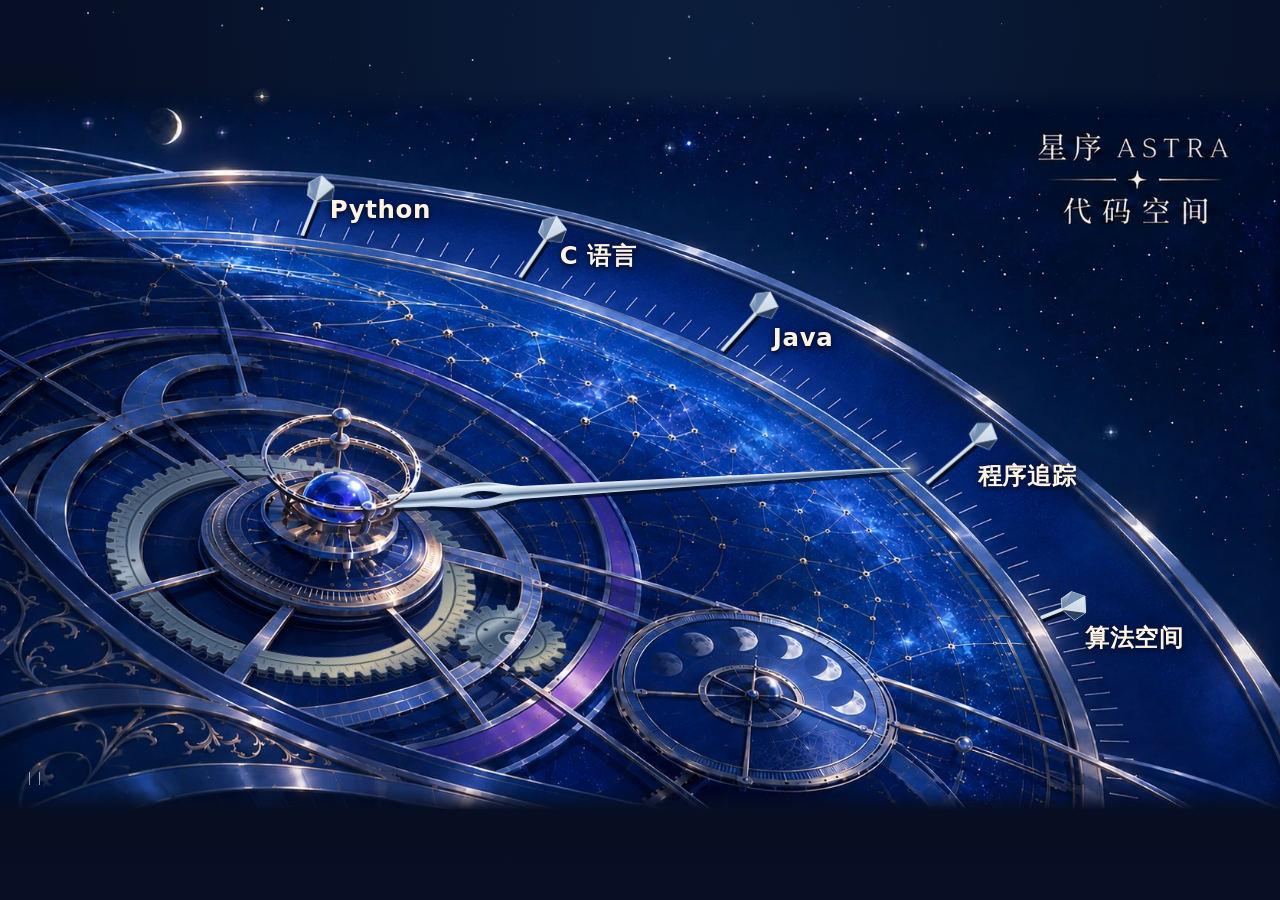
<file: index.html>
<!doctype html>
<html lang="zh-CN">
<head>
  <meta charset="utf-8">
  <meta name="viewport" content="width=device-width, initial-scale=1">
  <meta name="theme-color" content="#050d21">
  <title>星序 Astra · 代码空间</title>
  <link rel="icon" href="data:image/svg+xml,%3Csvg xmlns='http://www.w3.org/2000/svg' viewBox='0 0 32 32'%3E%3Cpath fill='%23ffe5b2' d='M16 1 19 13 31 16 19 19 16 31 13 19 1 16 13 13Z'/%3E%3C/svg%3E">
  <link rel="stylesheet" href="./clock.css">
  <script type="module" src="./clock.js"></script>
</head>
<body>
  <main class="clock" aria-labelledby="title">
    <h1 class="sr-only" id="title">星序 Astra · 代码空间</h1>
    <div class="clock-stage">
      <div class="clock-face">
        <img class="clock-art" src="./assets/clock-face.webp" width="1672" height="941" alt="" fetchpriority="high" draggable="false">
        <svg class="clock-motion" viewBox="0 0 1672 941" aria-hidden="true">
          <defs>
            <path id="blade" fill-rule="evenodd" d="M 0 -7 L .157 -9 .222 -15 Q .249 -18 .28 -13 L .315 -8 .949 -2 1 0 .949 3 .315 8 .28 12 Q .249 18 .222 15 L .158 10 0 8 Z M .209 0 Q .244 -11 .284 0 Q .244 11 .209 0 Z"/>
            <linearGradient id="blade-metal" x1="0" y1="0" x2="0" y2="1">
              <stop offset="0" stop-color="#557596"/>
              <stop offset=".17" stop-color="#effaff"/>
              <stop offset=".41" stop-color="#b5c8df"/>
              <stop offset=".54" stop-color="#536b8a"/>
              <stop offset=".70" stop-color="#d3e4f5"/>
              <stop offset="1" stop-color="#8ca4c3"/>
            </linearGradient>
            <linearGradient id="sweep-light" gradientUnits="userSpaceOnUse">
              <stop offset="0" stop-color="#9cceff" stop-opacity="0"/>
              <stop offset=".72" class="trail-color" stop-opacity=".38"/>
              <stop offset="1" class="trail-color" stop-opacity=".9"/>
            </linearGradient>
            <radialGradient id="tip-light">
              <stop offset="0" stop-color="#fff8e4"/>
              <stop offset=".23" stop-color="#ffe0aa" stop-opacity=".70"/>
              <stop offset=".55" stop-color="#9ecbff" stop-opacity=".23"/>
              <stop offset="1" stop-color="#9ecbff" stop-opacity="0"/>
            </radialGradient>
            <linearGradient id="index-metal" x1="0" y1="0" x2="1" y2="1">
              <stop stop-color="#dce9f5"/>
              <stop offset=".43" stop-color="#8da4c0"/>
              <stop offset="1" stop-color="#344d71"/>
            </linearGradient>
            <g id="index-crystal">
              <path d="M -17 -12 -5 -26 15 -19 19 -2 0 8 -13 4 Z" fill="url(#index-metal)" stroke="#d1dfed" stroke-width="1.3"/>
              <path d="M -5 -26 0 8 -17 -12 Z" fill="#7590b4"/>
              <path d="M -5 -26 15 -19 0 8 Z" fill="#e8f1fa" fill-opacity=".78"/>
              <path d="M 15 -19 19 -2 0 8 Z" fill="#2b4061"/>
              <path d="M -5 -26 0 8 15 -19" fill="none" stroke="#fff8e8" stroke-opacity=".8" stroke-width="1.1"/>
            </g>
            <mask id="hub-occlusion" maskUnits="userSpaceOnUse" x="0" y="0" width="1672" height="941">
              <rect width="1672" height="941" fill="white"/>
              <path d="M 388 509 Q 419 487 471 503 Q 502 513 515 546 Q 519 579 477 590 Q 418 606 383 572 Q 374 543 388 509Z"/>
              <path d="M 344 472 C 348 521 404 554 469 552 C 512 550 541 525 549 499 C 556 470 522 439 475 428 C 427 413 370 435 352 456" fill="none" stroke="black" stroke-width="6"/>
            </mask>
            <mask id="gear-occlusion" maskUnits="userSpaceOnUse" x="0" y="0" width="1672" height="941">
              <rect width="1672" height="941" fill="white"/>
              <path d="M 0 509 C 125 690 340 817 611 897 L 900 941 H 0 Z"/>
              <path d="M 265 575 C 270 533 332 500 398 497 C 469 492 544 532 566 580 C 591 627 579 674 540 687 C 488 704 415 694 351 675 C 297 659 251 621 265 575 Z"/>
              <path d="M 151 377 L 363 547 M 140 666 L 287 626 M 507 676 L 639 826" fill="none" stroke="black" stroke-width="12"/>
              <path d="M 369 673 L 300 775 M 561 598 L 709 645" fill="none" stroke="black" stroke-width="21"/>
              <path d="M 105 474 C 206 374 375 405 503 463 S 706 591 695 678 C 687 736 621 796 530 813" fill="none" stroke="black" stroke-width="22"/>
              <path d="M 343 469 C 350 519 402 554 468 552 C 515 550 542 524 550 499 C 556 469 519 437 475 428 C 429 414 375 433 352 455" fill="none" stroke="black" stroke-width="7"/>
            </mask>
          </defs>
          <!-- Each segment starts at the inner end of its engraved tick. -->
          <g visibility="hidden">
            <path data-orbit="python" data-notch="406 138" d="M 386 190 C 481 191 576 214 671 242"/>
            <path data-orbit="c" data-notch="708 187" d="M 671 242 C 764 269 853 303 935 337"/>
            <path data-orbit="java" data-notch="983 282" d="M 935 337 C 1030 379 1132 444 1204 508"/>
            <path data-orbit="trace" data-notch="1271 450" d="M 1204 508 C 1265 562 1320 626 1355 682"/>
            <path data-orbit="algorithms" data-notch="1390 668" d="M 1355 682 C 1460 845 1503 1020 1258 1112 C 963 1223 399 1197 -15 1008 C -382 842 -482 539 -262 335 C -117 202 125 186 386 190"/>
          </g>
          <g mask="url(#gear-occlusion)">
            <g class="gear-train" transform="matrix(1 .19 -.09 .575 380 622)"></g>
          </g>
          <g class="clock-markers"></g>
          <path class="clock-trail" fill="none" stroke="url(#sweep-light)" stroke-width="2.5" stroke-linecap="round"/>
          <g mask="url(#hub-occlusion)">
            <g transform="translate(0 5)">
              <use class="hand-shadow" href="#blade" fill="#030a1e" opacity=".72"/>
            </g>
            <g class="hand" transform="matrix(758 -33 .0435 .999 446 541)">
              <use href="#blade" fill="url(#blade-metal)"/>
              <path d="M .03 -6 L .157 -9 .222 -15 Q .249 -18 .28 -13 L .315 -8 .949 -2 1 0" fill="none" stroke="#f4faff" stroke-opacity=".84" stroke-width="1.45" vector-effect="non-scaling-stroke"/>
            </g>
          </g>
          <g class="hand-tip" transform="translate(1204 508)">
            <circle r="29" fill="url(#tip-light)"/>
            <path class="tip-rays" d="M -24 0 H 24 M 0 -10 V 10" fill="none" stroke="#fff1d1" stroke-width="1.1"/>
            <circle r="2.2" fill="#fff3d8"/>
          </g>
          <g class="detent-flash">
            <path class="detent-tick" fill="none" stroke="#fff0c9" stroke-width="3" stroke-linecap="round"/>
            <circle class="detent-glint" r="52" fill="url(#tip-light)"/>
          </g>
        </svg>
        <button class="motion-toggle" type="button" aria-label="暂停动效" aria-pressed="false" title="暂停动效" hidden></button>
      </div>
      <nav class="clock-nav" aria-label="代码空间入口">
        <a class="clock-entry" data-stop="python" style="--x:374; --y:89; --w:188; --h:111; --label-x:114; --label-y:67" href="./study/#/learn/python"><span class="entry-label">Python</span></a>
        <a class="clock-entry" data-stop="c" style="--x:655; --y:140; --w:186; --h:114; --label-x:118; --label-y:75" href="./study/#/learn/c"><span class="entry-label">C 语言</span></a>
        <a class="clock-entry" data-stop="java" style="--x:922; --y:232; --w:182; --h:116; --label-x:119; --label-y:88" href="./study/#/learn/java"><span class="entry-label">Java</span></a>
        <a class="clock-entry" data-stop="trace" style="--x:1189; --y:400; --w:233; --h:122; --label-x:146; --label-y:98" href="./study/#/trace/c/functions"><span class="entry-label">程序追踪</span></a>
        <a class="clock-entry" data-stop="algorithms" style="--x:1340; --y:626; --w:223; --h:113; --label-x:137; --label-y:83" href="./study/#/algorithms"><span class="entry-label">算法空间</span></a>
      </nav>
    </div>
    <canvas class="clock-atmosphere" width="1672" height="941" aria-hidden="true"></canvas>
    <p class="sr-only" role="status" id="clock-status"></p>
  </main>
</body>
</html>
</file>
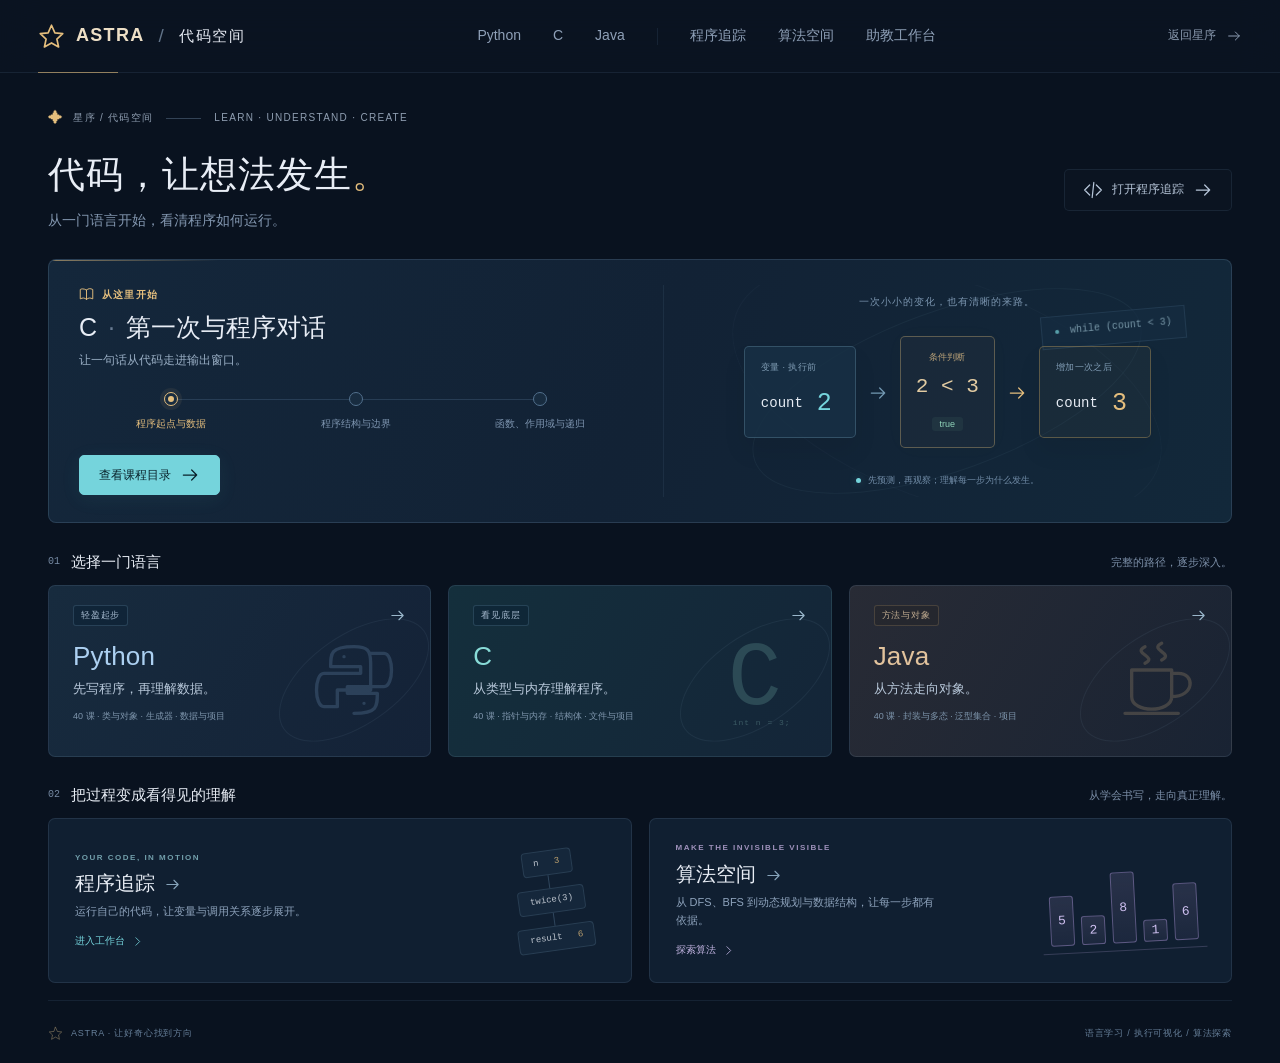
<file: study/index.html>
<!doctype html>
<html lang="zh-CN">
  <head>
    <meta charset="UTF-8" />
    <meta name="viewport" content="width=device-width, initial-scale=1" />
    <meta name="theme-color" content="#09121f" />
    <meta name="description" content="星序代码空间：沿着语言路径学习，在执行与算法可视化中理解程序。" />
    <title>代码空间 · 星序 Astra</title>
    <link rel="icon" type="image/svg+xml" href="./favicon.svg" />
    <script type="module" crossorigin src="./assets/index-DmQzr_oP.js"></script>
    <link rel="stylesheet" crossorigin href="./assets/index-y7WO-dpt.css">
  </head>
  <body>
    <a class="skip-link" href="#main-content">跳到学习内容</a>
    <div id="app"></div>
  </body>
</html>
</file>
<file: clock.css>
:root {
  color-scheme: dark;
  background: #050d21;
  color: #f2f6ff;
  font-family: "Microsoft YaHei UI", "PingFang SC", system-ui, sans-serif;
}

* { box-sizing: border-box; }
body { margin: 0; }

.clock {
  position: relative;
  display: grid;
  min-height: 100svh;
  place-items: center;
  overflow: clip;
  background:
    radial-gradient(ellipse at 56% 5%, #0b1e3d 0%, transparent 65%),
    linear-gradient(#060f25, #050d21 72%, #080f24);
}

.clock-stage {
  position: relative;
  width: min(100%, calc(100svh * 1672 / 941));
  isolation: isolate;
  container-type: inline-size;
}

.clock-face {
  position: relative;
  overflow: clip;
  aspect-ratio: 1672 / 941;
}

.clock-art,
.clock-motion,
.clock-atmosphere {
  position: absolute;
  inset: 0;
  display: block;
  width: 100%;
  height: 100%;
  pointer-events: none;
}

.clock-atmosphere {
  z-index: 2;
}

@media (max-aspect-ratio: 3/2) {
  .clock-art,
  .clock-motion {
    mask-image: linear-gradient(transparent, black 3.7%, black 97%, transparent);
  }
}

.clock-nav {
  position: absolute;
  inset: 0;
  pointer-events: none;
}

.clock-entry {
  position: absolute;
  left: calc((var(--x) + var(--shift-x, 0)) * 100% / 1672);
  top: calc((var(--y) + var(--shift-y, 0)) * 100% / 941);
  width: calc(var(--w) * 100% / 1672);
  height: calc(var(--h) * 100% / 941);
  color: #fff4e4;
  pointer-events: auto;
  text-decoration: none;
  touch-action: manipulation;
  -webkit-tap-highlight-color: transparent;
}

.entry-label {
  position: absolute;
  left: calc(var(--label-x) * 100% / var(--w));
  top: calc(var(--label-y) * 100% / var(--h));
  transform: translate(-50%, -50%);
  font-size: clamp(14px, 1.91cqw, 36px);
  font-weight: 600;
  line-height: 1.2;
  letter-spacing: .025em;
  text-shadow: 0 2px 4px #020b22, 0 0 14px #061431;
  white-space: nowrap;
}

.clock-entry:is(:hover, :focus-visible, [data-engaged]) .entry-label {
  color: #ffe5ad;
  text-shadow: 0 2px 6px #020b22, 0 0 13px #e3a558b0;
}

.clock-marker {
  color: #d2dfec;
}

.clock-marker:is([data-highlight], [data-engaged]) {
  color: #ffe6b3;
}

.clock-marker:is([data-highlight], [data-engaged]) .index-knob {
  filter: drop-shadow(0 0 4px #ffe2a6a8);
}

.clock-entry:focus-visible,
.motion-toggle:focus-visible {
  outline: 1px solid #ffe4b4;
  outline-offset: 3px;
}

.trail-color {
  stop-color: #cee7ff;
}

.clock-trail {
  opacity: .45;
}

.hand-tip {
  opacity: .42;
}

.tip-rays,
.detent-flash {
  opacity: 0;
}

.clock-stage[data-motion="turning"] .clock-trail,
.clock-stage[data-motion="turning"] .hand-tip {
  opacity: .85;
}

.clock-stage[data-motion="turning"] .trail-color {
  stop-color: #ffe2ab;
}

.clock-stage[data-motion="arrived"] .hand-tip,
.clock-stage[data-motion="arrived"] .tip-rays {
  opacity: 1;
}

.clock-stage[data-motion="arrived"] .detent-flash {
  animation: engage .2s ease-out both;
}

.clock-stage[data-motion="paused"] .hand-tip {
  opacity: .22;
}

@keyframes engage {
  from { opacity: .96; }
  to { opacity: .24; }
}

.motion-toggle {
  position: absolute;
  left: 12px;
  bottom: 10px;
  z-index: 1;
  display: grid;
  width: 44px;
  height: 44px;
  place-items: center;
  border: 0;
  background: transparent;
  color: #d7e7ff9e;
  cursor: pointer;
}

.motion-toggle[hidden] { display: none; }
.motion-toggle:hover { color: #fff3d8; }

.motion-toggle::before {
  width: 9px;
  height: 13px;
  border-inline: 1.5px solid currentColor;
  content: "";
}

.motion-toggle[aria-pressed="true"]::before {
  width: 10px;
  height: 13px;
  border: 0;
  background: currentColor;
  clip-path: polygon(0 0, 100% 50%, 0 100%);
}

.sr-only {
  position: absolute;
  width: 1px;
  height: 1px;
  overflow: hidden;
  clip-path: inset(50%);
  white-space: nowrap;
}

@media (max-width: 700px) {
  .clock-nav {
    position: static;
    display: flex;
    flex-wrap: wrap;
    justify-content: center;
    gap: 2px 15px;
    padding: 14px 14px 4px;
  }

  .clock-entry {
    position: static;
    display: grid;
    width: auto;
    min-width: 44px;
    height: 44px;
    place-items: center;
    color: #eef5ff;
  }

  .entry-label {
    position: static;
    transform: none;
    font-size: .9rem;
  }
}
</file>
<file: study/assets/index-y7WO-dpt.css>
:root{--bg:#09121f;--panel:#101e30;--panel-light:#16283c;--well:#0b1727;--text:#e8edf5;--soft:#b6c5d8;--muted:#8397b0;--line:#7399bf20;--cyan:#75d4dc;--mint:#91d4ba;--gold:#e4be7d;--violet:#b1a0df;--rose:#de9fbd;--sans:"Inter", "Segoe UI", "PingFang SC", "Microsoft YaHei", sans-serif;--mono:"Cascadia Code", "Consolas", "Source Code Pro", monospace}*{box-sizing:border-box}html{--lightningcss-light: ;--lightningcss-dark:initial;color-scheme:dark;scroll-behavior:smooth}body{background:var(--bg);color:var(--text);font-family:var(--sans);-webkit-font-smoothing:antialiased;margin:0;font-size:14px;line-height:1.65}button,input,select,textarea{font:inherit}button,a,input,textarea,select{-webkit-tap-highlight-color:transparent}button{cursor:pointer}button:disabled{cursor:default;opacity:.36}a{color:inherit;text-decoration:none}h1,h2,h3,p{margin:0}h1,h2,h3{font-weight:600;line-height:1.4}button{color:inherit}input,textarea,select{color:var(--text);background:var(--well);border:1px solid var(--line);border-radius:5px;outline:none;padding:10px 12px}textarea{resize:vertical}input:focus,textarea:focus,select:focus{border-color:var(--cyan);box-shadow:0 0 0 3px #68cdd513}input::placeholder,textarea::placeholder{color:#6e8199}select{cursor:pointer}pre,code{font-family:var(--mono)}pre{white-space:pre-wrap;overflow-wrap:anywhere}button:focus-visible,a:focus-visible,summary:focus-visible{outline:2px solid var(--cyan);outline-offset:4px}[hidden]{display:none!important}::selection{color:#fff;background:#5cc8d44d}::-webkit-scrollbar{width:7px;height:7px}::-webkit-scrollbar-track{background:0 0}::-webkit-scrollbar-thumb{background:#3a4e665e;border-radius:4px}::-webkit-scrollbar-thumb:hover{background:#617c9899}.icon{vertical-align:middle;flex-shrink:0;width:20px;height:20px;display:inline-block}.button{white-space:nowrap;border:1px solid #0000;border-radius:5px;justify-content:center;align-items:center;gap:9px;min-height:42px;padding:10px 18px;font-weight:500;line-height:1.3;transition:background .18s,border-color .18s,color .18s,transform .18s;display:inline-flex}.button:hover:not(:disabled){transform:translateY(-1px)}.button:active:not(:disabled){transform:translateY(0)}.primary{background:var(--cyan);border-color:var(--cyan);color:#09222b;box-shadow:0 4px 20px #53c5cd13}.primary:hover:not(:disabled){background:#8fe3e6;border-color:#8fe3e6}.quiet{border-color:var(--line);color:var(--soft);background:#ffffff03}.quiet:hover:not(:disabled){color:var(--text);background:#a3d5f008;border-color:#7aa8c563}.gold-button{background:var(--gold);border-color:var(--gold);color:#2c2415}.gold-button:hover:not(:disabled){background:#f1d297}.small{gap:6px;min-height:35px;padding:8px 11px;font-size:12px}.small .icon{width:16px;height:16px}.icon-button{border-color:var(--line);background:0 0;min-width:35px;padding:8px}.text-action,.text-link{color:var(--cyan);background:0 0;border:0;align-items:center;gap:7px;padding:0;font-size:13px;line-height:1.6;display:inline-flex}.text-action:hover,.text-link:hover{color:#b5f1f0}.text-action .icon,.text-link .icon{width:15px;height:15px}.eyebrow{letter-spacing:1.2px;color:var(--muted);text-transform:uppercase;align-items:center;gap:8px;font-size:10px;font-weight:600;display:flex}.eyebrow .icon{width:15px;height:15px}.gold{color:var(--gold)}.violet{color:var(--violet)}.truth{color:var(--mint)}.falsehood{color:var(--rose)}.muted{color:var(--muted)}.small-copy{font-size:12px}.skip-link{z-index:100;background:var(--cyan);color:#000;padding:10px;position:fixed;top:-60px;left:15px}.skip-link:focus{top:10px}.app-header{border-bottom:1px solid var(--line);z-index:30;-webkit-backdrop-filter:blur(20px);backdrop-filter:blur(20px);background:#0b1422ef;justify-content:space-between;align-items:center;gap:20px;height:73px;padding:0 38px;display:flex;position:sticky;top:0}.app-header:after{content:"";background:var(--gold);opacity:.6;width:80px;height:1px;position:absolute;bottom:-1px;left:38px}.brand{white-space:nowrap;letter-spacing:1.3px;align-items:center;gap:11px;display:flex}.brand>.icon{width:27px;height:27px;color:var(--gold)}.brand>span{color:#eddfc6;font-size:18px;font-weight:600}.brand>i{color:#617388;margin:0 3px;font-size:19px;font-style:normal;font-weight:300}.brand>strong{letter-spacing:1.5px;font-size:15px;font-weight:500}.primary-nav{align-items:center;gap:32px;height:100%;display:flex}.primary-nav>a{color:#8fa1b8;white-space:nowrap;align-items:center;gap:5px;height:100%;font-size:14px;font-weight:500;display:flex;position:relative}.primary-nav>a:hover,.primary-nav>a.active{color:var(--text)}.primary-nav>a.active:after{content:"";background:var(--cyan);height:2px;position:absolute;bottom:0;left:0;right:0}.primary-nav>a[data-nav=python].active:after{background:var(--gold)}.primary-nav>a[data-nav=java].active:after{background:#dfaa85}.primary-nav>a[data-nav=algorithms].active:after{background:var(--gold)}.nav-separator{background:var(--line);width:1px;height:17px;margin-left:0}.nav-planned{color:#768ba1;letter-spacing:0;border:1px solid #5367804f;padding:0 3px;font-size:8px;line-height:14px}.return-astra{color:#8b9bb0;white-space:nowrap;align-items:center;gap:10px;font-size:12px;display:flex}.return-astra:hover{color:var(--text)}.return-astra .icon{width:16px;height:16px}#main-content:focus{outline:none}.breadcrumb{color:#8195b0;letter-spacing:.3px;flex-wrap:wrap;align-items:center;gap:9px;font-size:11px;display:flex}.breadcrumb>a:hover{color:var(--cyan)}.breadcrumb>span:nth-child(2n){color:#42536b}.page-enter{animation:.35s both page-appear}.pane{background:var(--panel);border:1px solid var(--line);border-radius:7px;min-width:0;overflow:hidden}.pane-heading{border-bottom:1px solid var(--line);color:#c2d1e3;justify-content:space-between;align-items:center;gap:9px;min-height:47px;padding:12px 17px;font-size:12px;font-weight:500;display:flex}.pane-heading>span{align-items:center;gap:8px;display:flex}.pane-heading .icon{color:#809ab4;width:16px;height:16px}.pulse-dot{background:var(--cyan);border-radius:50%;flex-shrink:0;width:5px;height:5px;display:inline-block;box-shadow:0 0 8px #76d9e84f}.notice-inline{color:var(--gold);border-left:2px solid var(--gold);background:#d2ac6b09;align-items:center;gap:8px;margin:15px 0;padding:11px 15px;font-size:12px;display:flex}#toast{opacity:0;color:var(--text);z-index:90;pointer-events:none;background:#24364c;border:1px solid #6d9bb565;border-radius:7px;padding:13px 22px;transition:all .2s;position:fixed;bottom:30px;left:50%;transform:translate(-50%,20px);box-shadow:0 10px 35px #0005}#toast.visible{opacity:1;transform:translate(-50%)}@keyframes page-appear{0%{opacity:0;transform:translateY(7px)}to{opacity:1;transform:translateY(0)}}@keyframes data-change{0%{background:#e5bd7733;box-shadow:0 0 0 1px #e5bd7755}to{background:#dfbc7510;box-shadow:0 0 0 1px #dfbc7520}}@media (min-width:1800px){body{font-size:15px}.app-header{padding:0 60px}.primary-nav{gap:44px}}@media (max-width:1100px){.app-header{gap:15px;padding:0 20px}.primary-nav{gap:20px}.brand>strong{font-size:13px}.brand{gap:7px}.return-astra{font-size:11px}.nav-planned{display:none}}@media (max-width:800px){.app-header{padding:0 15px}.brand>strong,.brand>i{display:none}.primary-nav{gap:14px}.primary-nav>a{font-size:12px}.return-astra{display:none}}@media (prefers-reduced-motion:reduce){*,:before,:after{scroll-behavior:auto!important;transition-duration:.01ms!important;animation-duration:.01ms!important}html{scroll-behavior:auto}}.home-page{max-width:1580px;margin:auto;padding:33px 48px 0}.home-kicker{color:#8f9eb1;letter-spacing:1.3px;align-items:center;gap:9px;font-size:10px;display:flex}.tiny-star{color:var(--gold);font-size:15px}.kicker-line{opacity:.6;background:#50657c;width:35px;height:1px;margin:0 4px}.home-heading{justify-content:space-between;align-items:center;margin:18px 0 27px;display:flex}.home-heading h1{letter-spacing:1px;font-size:37px;font-weight:500}.home-heading h1>span{color:var(--gold)}.home-heading p{color:var(--muted);margin-top:8px;font-size:14px}.home-heading>.button{font-size:12px}.continue-panel{background:linear-gradient(112deg,#14273b 0%,#122235 50%,#12283a 100%);border:1px solid #88abc830;border-radius:8px;grid-template-columns:1.08fr 1fr;min-height:253px;display:grid;position:relative;overflow:hidden}.continue-panel:before{content:"";background:linear-gradient(90deg,#e4be7d96,#0000);width:170px;height:1px;position:absolute;top:0;left:0}.continue-copy{padding:27px 30px}.continue-copy h2{margin-top:7px;font-size:25px;font-weight:500}.continue-copy h2>span{color:#687b92;padding:0 4px;font-weight:300}.continue-copy>p{color:#99aec4;margin-top:6px;font-size:12px}.learning-progress{max-width:555px;margin:21px 0 23px;display:flex}.path-node{color:#7d94af;white-space:nowrap;flex-direction:column;flex:1;align-items:center;gap:10px;font-size:10px;display:flex;position:relative}.path-node:before{content:"";background:#47637f66;height:1px;position:absolute;top:7px;left:50%;right:-50%}.path-node:last-child:before{display:none}.path-node.current{color:var(--gold)}.path-node:hover{color:var(--text)}.path-dot{z-index:1;background:#182c40;border:1px solid #52708d;border-radius:50%;justify-content:center;align-items:center;width:14px;height:14px;display:flex}.current .path-dot{border-color:var(--gold);box-shadow:0 0 0 4px #dfbd7413}.path-dot i{background:var(--gold);border-radius:50%;width:6px;height:6px}.continue-copy>.button{min-height:38px;padding:9px 19px;font-size:12px}.continue-copy>.text-link{color:#94a9bd;margin-left:18px;font-size:11px}.hero-visual{border-left:1px solid #81a7c518;flex-direction:column;justify-content:center;align-items:center;gap:25px;margin:25px 0;padding:8px 20px;display:flex;position:relative;overflow:hidden}.visual-caption{letter-spacing:1px;color:#7a94ae;z-index:2;font-size:10px}.floating-code{font-family:var(--mono);color:#a2c6d6;opacity:.7;background:#142b40;border:1px solid #6e9abc35;padding:7px 13px;font-size:10px;position:absolute;top:26px;right:45px;transform:rotate(-5deg)}.code-dot{background:var(--cyan);border-radius:50%;width:4px;height:4px;margin-right:5px;display:inline-block}.hero-flow{z-index:1;align-items:center;gap:12px;display:flex}.flow-value{background:#183145cf;border:1px solid #729db452;border-radius:5px;min-width:112px;padding:13px 16px;box-shadow:0 14px 24px #0001}.flow-value>small{color:#819db5;letter-spacing:.4px;margin-bottom:8px;font-size:9px;display:block}.flow-value>b{font-family:var(--mono);align-items:center;gap:14px;font-size:14px;font-weight:400;display:flex}.flow-value em{color:var(--cyan);font-size:25px;font-style:normal;font-weight:500}.next-value{background:#a78b4f0c;border-color:#b79a5b6b}.next-value em{color:var(--gold)}.flow-condition{text-align:center;background:#e4be7d08;border:1px solid #e1bf7b57;border-radius:5px;min-width:95px;padding:13px 15px;box-shadow:0 0 25px #e4be7d05}.flow-condition small{color:#b8a078;font-size:9px;display:block}.flow-condition>b{color:#e2cba2;font-size:21px;font-family:var(--mono);margin:6px 0;font-weight:500;display:block}.flow-condition>span{color:var(--mint);background:#83c7b012;border-radius:3px;padding:2px 8px;font-size:9px}.flow-connector{color:#7399b3}.flow-connector.gold{color:var(--gold)}.hero-flow-bottom{color:#718ca7;z-index:1;align-items:center;gap:7px;font-size:9px;display:flex}.orbit{pointer-events:none;border:1px solid #94b8cf10;border-radius:50%;width:410px;height:160px;position:absolute;transform:rotate(-20deg)}.orbit-two{border-color:#94b8cf08;width:450px;height:220px;transform:rotate(20deg)}.home-section{margin-top:28px}.section-heading{justify-content:space-between;align-items:center;margin-bottom:13px;display:flex}.section-heading h2{align-items:center;gap:11px;font-size:15px;font-weight:500;display:flex}.section-heading h2>span{font-family:var(--mono);color:#768aa3;font-size:10px}.section-heading p{color:#7b8ea7;font-size:11px}.language-cards{grid-template-columns:repeat(3,1fr);gap:17px;display:grid}.language-card{background:linear-gradient(120deg,#16273a 0%,#132136 100%);border:1px solid #87a9c725;border-radius:7px;min-height:172px;padding:19px 24px;transition:transform .2s,border-color .2s,box-shadow .2s;position:relative;overflow:hidden}.language-card:hover{border-color:#81bdd278;transform:translateY(-4px);box-shadow:0 10px 30px #0002}.language-card.python{background:linear-gradient(120deg,#172b3e,#142237)}.language-card.java{background:linear-gradient(120deg,#282b35,#192333)}.language-card.c{background:linear-gradient(120deg,#142f3c,#142538)}.language-card-top{z-index:2;justify-content:space-between;align-items:center;display:flex;position:relative}.language-card-top>.icon{color:#9bb8cc;width:17px;height:17px}.language-tag{letter-spacing:.8px;color:#a9bdd2;background:#08203266;border:1px solid #7296b540;border-radius:3px;padding:2px 7px;font-size:9px;display:inline-block}.java .language-tag{color:#c1ac91;background:#28251e44;border-color:#b296693d}.language-card h3{letter-spacing:.2px;z-index:1;margin-top:12px;font-size:26px;font-weight:500;position:relative}.language-card.python h3{color:#acd0f1}.language-card.c h3{color:#88dbd7}.language-card.java h3{color:#e2c39d}.language-card>p{color:#b8c8da;z-index:1;margin-top:3px;font-size:13px;position:relative}.card-detail{color:#7e95ac;z-index:1;margin-top:10px;font-size:9px;display:block;position:relative}.card-graphic{pointer-events:none;color:#83aeda35;justify-content:center;align-items:center;width:132px;height:130px;display:flex;position:absolute;bottom:11px;right:10px}.card-graphic>.icon{stroke-width:1px;width:80px;height:80px}.java .card-graphic{color:#d2b28138}.c-letter{font-size:90px;font-family:var(--mono);color:#7cbfb43b;font-weight:500;line-height:1;position:relative}.c-letter>span{letter-spacing:1px;white-space:nowrap;color:#8ac1bb55;font-size:8px;position:absolute;bottom:-2px;left:5px}.graphic-orbit{border:1px solid #8ebaca15;border-radius:50%;position:absolute;inset:20px -20px;transform:rotate(-35deg)}.tools-section{margin-top:27px}.tool-cards{grid-template-columns:1fr 1fr;gap:17px;display:grid}.tool-card{background:#101f31;border:1px solid #84a5c126;border-radius:7px;justify-content:space-between;align-items:center;min-height:147px;padding:22px 26px;transition:border-color .2s,background .2s;display:flex;position:relative;overflow:hidden}.tool-card:hover{background:#14273b;border-color:#8cacd05a}.tool-card .eyebrow{letter-spacing:1.5px;font-size:8px}.trace-tool .eyebrow{color:#729fab}.algo-tool .eyebrow{color:#9e91bb}.tool-card h3{margin:5px 0;font-size:20px;font-weight:500}.tool-card h3>.icon{color:#87a4bb;width:17px;height:17px;margin-left:9px}.tool-card p{color:#8ea3bc;max-width:260px;font-size:11px}.tool-link{color:var(--cyan);align-items:center;gap:6px;margin-top:13px;font-size:10px;display:inline-flex}.tool-link>.icon{width:13px;height:13px}.algo-tool .tool-link{color:#c1b3e0}.mini-trace-art{opacity:.8;font-family:var(--mono);flex-direction:column;align-items:center;gap:0;margin:0 14px 0 8px;display:flex;transform:rotate(-8deg)}.mini-trace-art>span{white-space:nowrap;background:#24415755;border:1px solid #7398b540;border-radius:4px;padding:4px 11px;font-size:9px}.mini-trace-art>span>b{color:var(--gold);margin-left:10px;font-weight:500}.mini-trace-art>i{background:#749cbb66;width:1px;height:13px}.mini-bars{border-bottom:1px solid #a294c144;align-items:flex-end;gap:7px;min-width:150px;height:100px;margin-left:14px;padding:0 8px 7px;display:flex;transform:rotate(-3deg)}.mini-bars>span{height:var(--bar-h);width:24px;font-family:var(--mono);color:#cfc0f1;background:linear-gradient(#8b7cac33,#6f649122);border:1px solid #bca2e85f;border-radius:3px;justify-content:center;align-items:center;font-size:13px;transition:transform .4s;display:flex}.tool-card:hover .mini-bars>span{transition-delay:var(--delay);transform:translateY(-5px)}.home-footer{border-top:1px solid var(--line);letter-spacing:.8px;color:#667f99;justify-content:space-between;align-items:center;gap:20px;margin-top:17px;padding:25px 0 22px;font-size:9px;display:flex}.home-footer>span{align-items:center;gap:8px;display:flex}.home-footer .icon{color:#b19b7580;width:15px;height:15px}@media (min-width:1800px){.home-page{padding-top:45px}.home-heading{margin:24px 0 33px}.continue-panel{min-height:275px}.continue-copy{padding:32px 36px}.language-card{min-height:188px}.tool-card{min-height:170px}.home-section{margin-top:33px}}@media (max-width:1200px){.home-page{padding:28px 28px 0}.hero-visual{padding:8px 12px}.flow-value{min-width:85px;padding:11px}.flow-condition{min-width:78px;padding:10px}.hero-flow{gap:6px}.flow-connector .icon{width:16px}.continue-copy{padding:24px}.continue-copy>.text-link{margin-left:10px}.card-graphic{right:-20px}.mini-bars{gap:5px;min-width:120px}.tool-card{padding:20px}.floating-code{top:10px;right:20px}}@media (max-width:960px){.continue-panel{grid-template-columns:1.1fr .9fr}.hero-flow{transform:scale(.85)}.hero-visual{gap:20px;padding:0}.visual-caption{font-size:8px}.floating-code{display:none}.hero-flow-bottom{font-size:8px}.home-heading h1{font-size:31px}.home-page{padding:26px 22px 0}.language-card{padding:18px}.card-graphic{opacity:.7}.mini-bars{display:none}.tool-card p{font-size:11px}}.lesson-shell{grid-template-columns:minmax(0,1fr);align-items:start;max-width:1480px;min-height:calc(100vh - 73px);margin:auto;padding:clamp(16px,2.5vw,36px);display:grid}.lesson-shell.comparison-open{grid-template-columns:minmax(0,1fr) 340px;gap:24px}.lesson-page{min-width:0;padding-top:5px}.lesson-title-row{justify-content:space-between;align-items:center;gap:15px;margin-top:20px;display:flex}.lesson-title-row h1{letter-spacing:.5px;margin-top:6px;font-size:29px;font-weight:500}.lesson-title-row p{color:#8ca1b9;margin-top:7px;font-size:12px}.lesson-title-row .eyebrow{color:#80b9c7;font-size:9px}.compare-open{min-height:35px;padding:8px 12px;font-size:11px}.compare-open .icon{width:15px;height:15px}.lesson-tabs{border-bottom:1px solid var(--line);align-items:center;gap:20px;min-height:41px;margin:25px 0 19px;display:flex}.lesson-tabs>button{color:#627e99;font-family:var(--mono);background:0 0;border:0;border-bottom:2px solid #0000;align-items:center;gap:8px;padding:10px 1px 11px;font-size:10px;display:flex}.lesson-tabs>button>span{font-family:var(--sans);color:#93a8be;font-size:12px}.lesson-tabs>button.selected{border-color:var(--gold);color:#e4be7d}.lesson-tabs>button.selected>span{color:#e9d4b0}.lesson-introduction{border:1px solid var(--line);background:linear-gradient(135deg,#132b3e,#152236);border-radius:7px;min-height:425px;padding:35px}.lesson-introduction h2{max-width:600px;margin-top:20px;font-size:24px;line-height:1.8}.lesson-introduction p{color:var(--soft);max-width:720px;margin-top:20px;font-size:14px;line-height:2}.understand-sequence{color:#819fb7;align-items:center;gap:16px;margin:35px 0;font-size:11px;display:flex}.understand-sequence>span{align-items:center;gap:8px;display:flex}.understand-sequence>.icon{width:15px;height:15px}.understand-sequence>span>.icon{width:20px;height:20px;color:var(--cyan)}.lesson-experiment{background:#6eb9c106;border-left:2px solid #6eb9c15c;flex-wrap:wrap;align-items:center;gap:15px;margin-top:16px;padding:16px 19px;display:flex}.lesson-experiment>span{color:#8ac0c7;flex-shrink:0;align-items:center;gap:7px;font-size:10px;display:flex}.lesson-experiment>span>.icon{width:14px;height:14px}.lesson-experiment>p{color:#9aadc2;flex:1;min-width:230px;font-size:11px}.lesson-experiment>.text-action{font-size:10px}.lesson-footer{border-top:1px solid var(--line);align-items:center;gap:12px;margin-top:25px;padding-top:20px;display:flex}.lesson-footer>span{color:#607d98;font-size:9px}.lesson-footer>a{margin-left:auto;font-size:11px}.mark-understood{min-height:36px;font-size:11px}.mark-understood .icon{color:#8cb8aa;width:14px;height:14px}.mark-understood[aria-pressed=true]{color:var(--mint);background:#84c3aa08;border-color:#84c3aa50}.prediction-card{background:#bfa16d08;border:1px solid #b89e703b;border-radius:6px;margin-bottom:17px;padding:17px 19px}.prediction-card>div:first-child{align-items:flex-start;gap:12px;display:flex}.prediction-card>div>.icon{color:var(--gold);width:18px;height:18px}.prediction-card b{color:#dbc69e;font-size:12px;font-weight:500}.prediction-card p{color:#a6b6c8;margin-top:4px;font-size:12px}.prediction-card>label{color:#9caec2;align-items:center;gap:17px;margin-top:13px;font-size:11px;display:flex}.prediction-input{flex:1;max-width:440px;padding:8px 11px;font-size:12px}.prediction-feedback{color:var(--soft);align-items:center;gap:13px;margin-top:9px;font-size:11px;display:flex}.prediction-feedback .icon{width:13px;height:13px;margin-right:5px}.prediction-feedback>code{color:var(--gold);font-size:11px}.comparison-drawer{background:#112236;border:1px solid #6fa8b954;border-radius:7px;min-width:0;position:sticky;top:101px;overflow:hidden}.comparison-header{padding:22px 21px 16px;position:relative}.comparison-header>.button{color:#86a0b8;border:none;position:absolute;top:13px;right:13px}.comparison-header .eyebrow{color:#728da5;letter-spacing:1.5px;font-size:8px}.comparison-header h2{letter-spacing:1px;margin-top:11px;font-size:23px;font-weight:500;line-height:1.7}.comparison-language-tabs{gap:6px;padding:0 19px 17px;display:flex}.comparison-language-tabs>button{border:1px solid var(--line);color:#8fa6be;background:#162c40;border-radius:4px;align-items:center;gap:5px;padding:8px 9px;font-size:10px;display:flex}.comparison-language-tabs>button>.icon{width:13px;height:13px}.comparison-language-tabs>button>b{font-size:15px;font-weight:500;line-height:14px}.comparison-language-tabs>button.selected{color:var(--cyan);background:#75d4dc0b;border-color:#75d4dc77}.comparison-code{border-top:1px solid var(--line);border-bottom:1px solid var(--line);background:#0a1828;max-height:350px;overflow:auto}.comparison-code .cm-editor{font-size:11px!important}.comparison-code .cm-gutters{font-size:10px}.comparison-code .cm-content{padding-top:15px;padding-bottom:15px}.comparison-code .cm-line{padding-left:0;padding-right:12px}.comparison-explanation{padding:20px}.comparison-explanation .eyebrow{letter-spacing:.5px;font-size:9px}.comparison-explanation p{color:#b3c4d6;margin-top:10px;font-size:11px;line-height:2}.comparison-explanation hr{border:0;border-top:1px solid var(--line);margin:20px 0}.comparison-footnote{color:#6e899f;margin:0 20px 22px;font-size:10px;line-height:1.9}.comparison-footnote .icon{color:#b5a17d;width:12px;height:12px;margin-right:5px}@media (min-width:1800px){.lesson-title-row h1{font-size:33px}.comparison-drawer{top:109px}}@media (max-width:1250px){.comparison-open .lesson-page:after{content:"";z-index:25;pointer-events:none;background:#0003;position:fixed;inset:73px 0 0}.lesson-footer>span{display:none}}@media (max-width:1000px){.lesson-title-row h1{font-size:26px}.lesson-tabs{gap:16px}}.trace-page{max-width:1900px;margin:auto;padding:30px 35px 15px}.trace-page-heading{justify-content:space-between;align-items:flex-end;gap:20px;margin-bottom:22px;display:flex}.trace-page-heading h1{letter-spacing:.5px;margin-top:13px;font-size:27px;font-weight:500}.trace-page-heading p{color:#819ab3;margin-top:7px;font-size:12px}.trace-context{align-items:flex-end;gap:12px;display:flex}.trace-context>label{color:#7e94ad;flex-direction:column;gap:7px;font-size:9px;display:flex}.trace-context select{background:#101f31;min-height:35px;padding:8px 28px 8px 10px;font-size:11px}.trace-context>.button{min-height:35px;padding:8px 13px;font-size:11px}.trace-context>.button .icon{width:14px;height:14px}.execution-toolbar{justify-content:space-between;align-items:center;gap:10px;min-height:39px;margin-bottom:12px;display:flex}.toolbar-caption{white-space:nowrap;color:#9bb0c7;align-items:center;gap:8px;font-size:11px;display:flex}.toolbar-caption>.icon{color:#80b8c7;width:17px;height:17px}.runtime-language{font-size:9px;font-family:var(--mono);color:#9ac4d3;background:#7cabc309;border:1px solid #7cabc33d;border-radius:3px;margin-left:8px;padding:2px 7px}.run-status{color:#7f98b2;overflow-wrap:anywhere;flex:1;margin-left:7px;font-size:10px;line-height:1.7}.run-status.has-error{color:var(--rose)}.run-actions{align-items:center;gap:7px;display:flex}.key-hint{font-family:var(--mono);opacity:.6;padding-left:7px;font-size:8px;display:inline-block}.trace-export{background:#0d1b2b;border:1px solid #7399bf2c;margin:10px 0 13px}.trace-export>summary{cursor:pointer;color:#a9c9d6;padding:10px 14px;font-size:12px}.trace-export>summary .icon{vertical-align:middle;width:14px;height:14px;margin-right:8px}.trace-export-body{border-top:1px solid var(--line);padding:14px}.trace-export-hint{color:var(--soft);font-size:12px;line-height:1.7;display:block}.trace-export-hint.is-invalid{color:#ffb1ad}.trace-export-buttons{flex-wrap:wrap;align-items:center;gap:8px;margin:10px 0;display:flex}.trace-export-options{border:1px solid var(--line);flex-wrap:wrap;gap:12px;margin:12px 0 6px;padding:10px 12px 12px;display:flex}.trace-export-options legend{color:var(--gold);padding:0 5px;font-size:11px}.trace-export-options label{color:var(--soft);align-items:center;gap:5px;font-size:11px;display:inline-flex}.trace-export-options input{width:66px;padding:5px 7px}.trace-export-options select{padding:5px 8px}.export-status{color:var(--cyan);font-size:11px}.export-capture *,.export-capture :before,.export-capture :after{transition:none!important;animation:none!important}.export-capture *{scrollbar-width:none}.export-capture .runtime-view-tabs button{white-space:nowrap}.execution-grid{grid-template-columns:minmax(280px,34fr) minmax(320px,44fr) minmax(210px,22fr);align-items:stretch;gap:13px;display:grid}.execution-grid>.pane{min-height:490px}.source-pane{background:#0c192a;flex-direction:column;display:flex}.code-editor-host{flex:1;min-height:260px;position:relative;overflow:hidden}.code-editor-host>.cm-editor{height:100%;min-height:260px;max-height:610px}.code-editor-host .cm-scroller{overflow:auto!important}.cm-editor{outline:none!important}.cm-editor.cm-focused{outline:none}.cm-editor .cm-line.execution-line{position:relative}.cm-editor .execution-before{background:#dfbe7513;box-shadow:inset 2px 0 #e4be7d}.cm-editor .execution-after{background:#75d4dc0e;box-shadow:inset 2px 0 #75d4dc}.cm-editor .execution-end{background:#8bd1b70b;box-shadow:inset 2px 0 #8bd1b766}.cm-editor .execution-before:before{content:"›";color:var(--gold);font-size:16px;position:absolute;left:-15px}.source-input{border-top:1px solid var(--line);background:#102033;padding:13px 16px 15px}.source-input>label{color:#a4b7cc;align-items:center;gap:10px;margin-bottom:8px;font-size:11px;display:flex}.source-input>label>span{color:#5e7c98;font-size:9px}.stdin{font-family:var(--mono);resize:vertical;background:#0c1829;width:100%;min-height:40px;max-height:140px;padding:8px 10px;font-size:13px;line-height:1.5;display:block}.runtime-pane{background:radial-gradient(at 60% 30%,#1b3348 0%,#14283b 40%,#112336 90%);flex-direction:column;display:flex}.runtime-pane>.pane-heading{background:#142b3e88}.scope-badge{font-size:9px;font-weight:400;color:#88adbb!important}.runtime-canvas{background-image:radial-gradient(#96bfd714 .7px,#0000 .7px);background-size:18px 18px;flex:1;min-height:300px;padding:27px 20px 55px;transition:opacity .2s;position:relative;overflow:auto}.runtime-canvas.stale{opacity:.45}.runtime-empty{text-align:center;flex-direction:column;justify-content:center;align-items:center;height:100%;min-height:320px;padding:0 15px;display:flex}.runtime-empty h3{color:#b5c7d8;letter-spacing:1px;margin-top:18px;font-size:16px;font-weight:400}.runtime-empty p{color:#6e8ca5;margin-top:12px;font-size:11px;line-height:2.1}.empty-orbit{justify-content:center;align-items:center;width:160px;height:135px;display:flex;position:relative}.empty-orbit:before{content:"";border:1px solid #719ab527;border-radius:50%;position:absolute;inset:10px 0;transform:rotate(-28deg)}.empty-orbit:after{content:"";border:1px solid #719ab51b;border-radius:50%;position:absolute;inset:30px -20px;transform:rotate(28deg)}.empty-orbit>.icon{stroke-width:1px;color:#9fb7c959;width:50px;height:50px}.empty-node{color:#9bb8c7;font-size:9px;font-family:var(--mono);z-index:1;background:#1c364a;border:1px solid #789fba45;border-radius:4px;padding:4px 11px;position:absolute}.empty-node.n1{top:13px;left:-5px}.empty-node.n2{color:#c9b88c;background:#3a3c34;border-color:#bca57245;bottom:7px;right:0}.run-summary{border-top:1px solid var(--line);color:#7490aa;background:#0f2033;gap:10px;min-height:45px;padding:12px 16px;font-size:9px;display:block;overflow:hidden}.run-summary:empty{display:none}.run-outcome{align-items:center;gap:10px;min-width:0;display:flex}.run-outcome code{white-space:pre-wrap;max-width:60%;max-height:70px;color:var(--soft);font-size:12px;overflow:auto}.run-diagnostics{border-top:1px solid var(--line);color:var(--rose);width:100%;margin-top:12px;padding-top:10px}.run-diagnostics summary{cursor:pointer;font-size:11px}.run-diagnostics pre{white-space:pre-wrap;max-height:230px;font-size:11px;line-height:1.7;overflow:auto}.runtime-engine-note{border:1px solid var(--line);color:#809fb9;background:#14283a;border-bottom:0;justify-content:space-between;align-items:center;gap:20px;padding:10px 17px;font-size:10px;display:flex;position:relative}.runtime-engine-note a{color:var(--cyan)}.runtime-engine-note details{margin-left:auto}.runtime-engine-note summary{cursor:pointer;white-space:nowrap;color:#a0b6c9}.runtime-engine-note details[open]>p{z-index:12;color:#a9c4d6;background:#192f44;border:1px solid #75d4dc66;width:min(480px,95vw);margin:0;padding:18px 20px;font-size:12px;line-height:1.9;position:absolute;top:100%;right:0;box-shadow:0 10px 35px #0008}.run-summary>code{color:#c9d9e5;white-space:pre-wrap;max-width:60%;max-height:55px;font-size:12px;overflow:auto}.success-pill,.error-pill{color:var(--mint);white-space:nowrap;border:1px solid #88bfa42d;border-radius:3px;margin-left:auto;padding:2px 5px;font-size:8px;display:inline-block}.error-pill{color:var(--rose);border-color:#bd81a33d}.stale-message{color:var(--gold);background:#e4be7d09;border-bottom:1px solid #e4be7d1c;align-items:center;gap:7px;padding:10px 13px;font-size:10px;display:flex}.stale-message>.icon{width:13px;height:13px}.scope-connection-caption{color:#708da5;justify-content:center;align-items:center;gap:7px;margin-bottom:25px;font-size:9px;display:flex}.scope-connection-caption>.icon{width:13px;height:13px}.scope-graph{justify-content:center;align-items:flex-start;gap:8px;min-width:0;display:flex}.scope-card{background:#182f43;border:1px solid #86a9c448;border-radius:6px;flex:1;min-width:165px;max-width:430px;overflow:hidden;box-shadow:0 9px 30px #0001}.scope-card.new-scope{animation:.3s both scope-enter}.scope-card.active-scope{background:linear-gradient(145deg,#3b3b342c,#1c3346);border-color:#d2b47c60}.scope-card>header{background:#28405555;border-bottom:1px solid #7c9db729;align-items:center;gap:7px;padding:13px;display:flex}.scope-card>header>h3{font-family:var(--mono);color:#b2dbe3;overflow-wrap:anywhere;font-size:14px;font-weight:400}.active-scope>header>h3{color:#e0c590}.scope-card>header>small{color:#6c8ca4;white-space:nowrap;margin-left:auto;font-size:7px}.scope-dot{background:#7eaab7;border-radius:50%;flex-shrink:0;width:4px;height:4px}.active-scope .scope-dot{background:var(--gold);box-shadow:0 0 10px #e4be7d22}.scope-variables{flex-direction:column;gap:9px;padding:10px;display:flex}.data-variable{background:#0c1e3066;border:1px solid #729ab221;border-radius:5px;min-width:0;padding:9px 11px}.data-variable.is-changed{animation:.9s forwards data-change}.data-variable:has(.array-data-cell){flex-basis:100%}.scope-variables{flex-wrap:wrap}.variable-label{flex-wrap:wrap;align-items:center;gap:8px;margin-bottom:6px;display:flex}.variable-label>span{font-family:var(--mono);color:#c5d9e7;text-overflow:ellipsis;white-space:nowrap;flex-shrink:0;max-width:100%;font-size:12px;overflow:hidden}.variable-label>small{font-family:var(--mono);color:#7798ab;background:#64889b15;border:1px solid #7c9fa21b;border-radius:3px;padding:0 4px;font-size:10px}.variable-label .object-id{color:#577a94;background:0 0;border:0;margin-left:auto;font-size:7px}.variable-value{overflow-wrap:anywhere;flex-wrap:wrap;align-items:center;gap:8px;line-height:1.6;display:flex}.variable-value>b{font-family:var(--mono);color:#dbe5ed;overflow-wrap:anywhere;white-space:pre-wrap;max-width:100%;font-size:19px;font-weight:400}.is-changed .variable-value>b{color:var(--gold)}.before-value{font-family:var(--mono);color:#6e899e;font-size:11px;text-decoration:line-through}.variable-value>.icon{color:#849b9d;width:12px;height:12px}.no-local-vars{color:#6a859b;padding:10px;font-size:10px;line-height:1.9}.call-connection{color:#a68e63;flex-direction:column;align-self:center;align-items:center;min-width:23px;display:flex}.call-connection .icon{width:19px;height:19px}.call-connection>small{color:#6f8a9e;font-size:7px}.frame-note{color:#6c8ca3;white-space:nowrap;justify-content:center;align-items:center;gap:8px;font-size:9px;display:flex;position:absolute;bottom:20px;left:16px;right:16px}.array-values{flex-wrap:wrap;gap:5px;display:flex}.array-data-cell{background:#6b99b31b;border:1px solid #8bbad04a;border-radius:3px;flex-direction:column;flex:1;align-items:center;min-width:30px;max-width:58px;padding:5px 7px;display:flex}.array-data-cell>b{font-family:var(--mono);color:#b9d8e7;overflow-wrap:anywhere;max-width:100%;font-size:12px;font-weight:400}.array-data-cell>small{font-family:var(--mono);color:#6389a2;margin-top:2px;font-size:7px}.condition-visual{color:#e0c793;font-family:var(--mono);background:#bca16b08;border:1px solid #c3a66b47;border-radius:5px;justify-content:center;align-items:center;gap:16px;margin:-1px 0 22px;padding:13px;font-size:15px;display:flex}.condition-visual>.icon{color:#8ca5b2;width:16px;height:16px}.condition-visual>b{font-size:16px;font-weight:400}.no-scope{text-align:center;color:#7892aa;padding:60px 0;font-size:12px}.inspector-pane{background:#101f31;flex-direction:column;display:flex}.inspector-tabs{border-bottom:1px solid var(--line);gap:10px;min-height:47px;padding:0 13px;display:flex}.inspector-tabs>button{color:#819bb2;background:0 0;border:0;border-bottom:2px solid #0000;flex:1;padding:13px 4px;font-size:11px}.inspector-tabs>button.selected{border-color:var(--gold);color:var(--gold)}.inspector-content{flex:1;max-height:600px;padding:23px 18px;overflow:auto}.inspector-content h3{margin-top:8px;font-size:15px;font-weight:500;line-height:1.6}.step-narrative{color:#aec1d5;margin-top:14px;font-size:12px;line-height:2.05}.current-statement{background:#739bb10a;border-left:2px solid #789eae5e;margin-top:20px;padding:12px}.current-statement>span{color:#7d9bb0;margin-bottom:8px;font-size:9px;display:block}.current-statement>code{color:#a0bdce;white-space:pre-wrap;overflow-wrap:anywhere;font-size:11px}.teaching-note{color:#809ab1;margin-top:20px;font-size:10px;line-height:2}.inspector-note{border-top:1px solid var(--line);color:#65849e;margin:auto 15px 19px;padding:13px 10px 0;font-size:9px;line-height:2}.inspector-note>.icon{width:12px;height:12px;margin-right:4px}.inspect-scope{margin-bottom:20px}.inspect-scope>h3{font-family:var(--mono);color:#85bdc6;margin-bottom:10px;font-size:12px}.inspect-variable{border-bottom:1px solid var(--line);justify-content:space-between;gap:10px;padding:10px 0;font-size:11px;display:flex}.inspect-variable>span{font-family:var(--mono);overflow-wrap:anywhere;min-width:0}.inspect-variable small{color:#5e8199;font-size:8px;display:block}.inspect-variable>code{color:#d6bc88;white-space:pre-wrap;overflow-wrap:anywhere;max-width:65%;font-size:11px}.stdout{border:1px solid var(--line);color:#b9dbc9;background:#0b1728;border-radius:4px;min-height:150px;margin:14px 0 12px;padding:12px;font-size:12px;line-height:1.9}.inspector-empty>.icon{color:#5e809b;width:25px;height:25px;margin-bottom:10px}.inspector-empty p{color:#7893ad;margin-top:12px;font-size:11px;line-height:2}.playback-dock{z-index:8;background:#122337;border:1px solid #769db43b;border-radius:6px;align-items:center;gap:17px;margin-top:13px;padding:13px 15px;display:flex;position:sticky;top:73px}.step-buttons{align-items:center;gap:7px;display:flex}.step-buttons>.button{min-height:33px;padding:8px 10px;font-size:12px}.step-buttons>.button .icon{width:15px;height:15px}.step-buttons>.button:not(.gold-button){color:#9eb8cc;background:#0b1b2e;border-color:#809db335}.step-buttons>.button:hover:not(:disabled):not(.gold-button){color:var(--text);border-color:#83b9c878}.seek-area{flex:1;min-width:65px}.seek-description{color:#7f9cb4;justify-content:space-between;align-items:center;gap:10px;margin-bottom:8px;font-size:10px;display:flex}.step-count{font-family:var(--mono);color:#a0b7cd;white-space:nowrap;font-size:10px}.seek-area>input[type=range]{appearance:none;cursor:pointer;width:100%;height:3px;box-shadow:none;background:#45617b;border:0;border-radius:2px;padding:0;display:block}.seek-area>input[type=range]::-webkit-slider-thumb{appearance:none;background:var(--gold);border:2px solid #20364d;border-radius:50%;width:11px;height:11px;box-shadow:0 0 0 1px #cbb27670}.speed-label{color:#7b96ad;align-items:center;gap:7px;font-size:9px;display:flex}.speed-label>select,.algorithm-speed{font-family:var(--mono);background:#0b1c2f;border-color:#769cb241;min-height:31px;padding:6px 8px;font-size:10px}.comparison-toggle{font-size:10px}.trace-markers{flex-wrap:wrap;justify-content:center;gap:8px;margin-top:12px;display:flex}.trace-markers>button{color:#627f9b;background:0 0;border:0;align-items:center;gap:5px;padding:3px 6px;font-size:9px;transition:color .15s;display:flex}.trace-markers>button>span{background:#617f9b;border-radius:50%;width:3px;height:3px}.trace-markers>button>small{font-family:var(--mono);color:#4e6c87;font-size:8px}.trace-markers>button.selected,.trace-markers>button:hover{color:var(--gold)}.trace-markers>button.selected>span{background:var(--gold)}.workspace-footnote{color:#526f8a;justify-content:space-between;align-items:center;gap:20px;margin-top:17px;padding:0 5px;font-size:9px;display:flex}.workspace-footnote>span{align-items:center;gap:7px;display:flex}.workspace-footnote .icon{width:13px;height:13px}.compact .execution-grid{grid-template-columns:minmax(230px,1fr) minmax(230px,1fr);gap:12px}.compact .execution-grid>.pane{min-height:365px}.compact .inspector-pane{display:none}.compact .code-editor-host{min-height:220px}.compact .cm-editor{min-height:220px;max-height:430px;font-size:12px!important}.compact .runtime-canvas{min-height:260px;padding:21px 13px 50px}.compact .scope-graph{flex-direction:column;align-items:stretch;gap:9px}.compact .scope-card{min-width:0;max-width:none}.compact .scope-card>header{padding:8px 11px}.compact .scope-card>header h3{font-size:12px}.compact .scope-variables{flex-flow:wrap;padding:8px;display:flex}.compact .data-variable{flex:1;min-width:100px;padding:8px}.compact .variable-value>b{font-size:16px}.compact .variable-label>span{font-size:11px}.compact .call-connection{flex-direction:row;gap:6px;min-height:12px;font-size:9px}.compact .call-connection>.icon{width:13px;height:13px;transform:rotate(90deg)}.compact .scope-connection-caption{margin-bottom:13px;font-size:8px}.compact .frame-note{font-size:8px;bottom:15px}.compact .runtime-empty{min-height:250px}.compact .runtime-empty .empty-orbit{height:120px;transform:scale(.8)}.compact .runtime-empty h3{margin-top:3px;font-size:13px}.compact .runtime-empty p{font-size:10px}.compact .run-status{font-size:9px}.compact .key-hint{display:none}.compact .run-summary>span:first-child{font-size:8px}.compact .playback-dock{gap:12px;padding:11px 12px}.compact .comparison-toggle{padding:8px;font-size:9px}.compact .speed-label{gap:0;font-size:0}.compact .step-extra{display:none}.compact .trace-markers{margin-top:8px}.run-comparison{background:#8b7eaa07;border:1px solid #aa9cc842;border-radius:5px;margin-top:14px;padding:17px 20px}.compare-heading{color:#b4a3d3;align-items:center;gap:8px;font-size:12px;display:flex}.compare-heading>.icon{width:15px;height:15px}.compare-heading>span{color:#788caa;margin-left:8px;font-size:9px}.result-pair{justify-content:center;align-items:center;gap:23px;margin-top:14px;display:flex}.result-pair>div{background:#1c2b3c;border:1px solid #9c90be30;border-radius:4px;flex-wrap:wrap;flex:1;align-items:center;gap:12px;padding:13px 18px;display:flex}.result-pair small{color:#899eb7;font-size:10px}.result-pair strong{font-family:var(--mono);color:#e5cc9f;font-size:20px;font-weight:400}.result-pair span{color:#6c84a2;margin-left:auto;font-size:9px}.result-pair>.icon{color:#8e82aa;width:18px;height:18px}@keyframes scope-enter{0%{opacity:.5;transform:translateY(4px)}to{opacity:1;transform:translateY(0)}}@media (min-width:1800px){.trace-page{padding:35px 45px 20px}.trace-page-heading h1{font-size:31px}.execution-grid>.pane{min-height:570px}.code-editor-host>.cm-editor{max-height:720px}.runtime-canvas{padding:35px 30px 60px}.variable-value>b{font-size:24px}.scope-card{min-width:200px}.scope-card>header{padding:17px}.scope-variables{gap:13px;padding:13px}.data-variable{padding:13px}.scope-graph{gap:13px}.compact .execution-grid>.pane{min-height:430px}}@media (max-width:1250px){.trace-page{padding:24px}.trace-page-heading h1{font-size:24px}.execution-grid{grid-template-columns:minmax(260px,36fr) minmax(290px,41fr) minmax(190px,23fr);gap:10px}.scope-graph{flex-direction:column;align-items:stretch}.scope-card{max-width:none}.call-connection{flex-direction:row;gap:5px}.call-connection>.icon{width:13px;height:13px;transform:rotate(90deg)}.scope-card>header{padding:10px 13px}.scope-variables{flex-flow:wrap}.data-variable{flex:1;min-width:90px}.variable-value>b{font-size:16px}.runtime-canvas{padding:20px 15px 50px}.key-hint{display:none}.toolbar-caption{font-size:10px}.runtime-language{margin-left:0}.step-buttons>.button{padding:8px;font-size:9px}.playback-dock{gap:12px}.run-actions .small{font-size:10px}.compact .execution-toolbar{flex-wrap:wrap}.compact .run-status{flex-basis:100%;order:3;padding:0 1px}.compact .scope-badge{font-size:8px}.compact .playback-dock{gap:8px}.compact .comparison-toggle{font-size:0}.compact .comparison-toggle>.icon{width:15px;height:15px}.compact .frame-note{font-size:7px}.workspace-footnote{font-size:8px}.trace-context{gap:7px}.trace-context>label{font-size:8px}}@media (max-width:1000px){.execution-grid{grid-template-columns:1fr 1fr}.inspector-pane{grid-column:1/-1;display:none;min-height:0!important}.trace-page-heading{align-items:flex-start}.trace-page-heading h1{font-size:22px}.trace-context{flex-wrap:wrap;max-width:330px}.trace-context>a{display:none}.full .code-editor-host .cm-editor{font-size:12px!important}.comparison-toggle{font-size:9px}.step-extra{display:none}.phase-label{font-size:8px}.playback-dock{gap:10px}.compact .step-buttons>.button{font-size:0}.compact .step-buttons>.gold-button{font-size:9px}.compact .step-buttons>.button>.icon{width:15px;height:15px}.compact .run-summary{flex-wrap:wrap;gap:6px}.compact .success-pill{font-size:7px}}.algorithm-shell{grid-template-columns:minmax(0,1fr) 290px;align-items:start;gap:25px;max-width:1850px;margin:auto;padding:28px 30px 30px;display:grid}.algorithm-parameters{border:1px solid var(--line);background:#122438;border-radius:6px;margin-bottom:14px}.algorithm-parameters>summary{color:#a9c3d8;cursor:pointer;padding:11px 15px;font-size:12px}.algorithm-parameters>summary>.icon{vertical-align:middle;width:14px;height:14px;margin-right:6px}.algorithm-input-form{border-top:1px solid var(--line);padding:20px 17px}.algorithm-input-form>label{color:#7e98b1;margin-top:12px;margin-bottom:7px;font-size:9px;display:block}.algorithm-input-form>textarea,.algorithm-input-form>input{width:100%;font-family:var(--mono);resize:vertical;font-size:12px}.algorithm-input-form>textarea{min-height:85px;max-height:170px;padding:9px 11px;line-height:1.9}.algorithm-input-form>p{color:#617d96;margin-top:9px;font-size:9px;line-height:1.9}.algorithm-input-form>.button{width:100%;min-height:36px;margin-top:15px;font-size:11px}.algorithm-input-form>.button .icon{width:14px;height:14px}.algorithm-error{color:var(--rose);margin-top:9px;font-size:10px;line-height:1.8}.algorithm-error:empty{margin:0}.algorithm-samples{padding:0 17px 23px}.algorithm-samples>span{letter-spacing:.5px;color:#5c7b96;margin-bottom:8px;font-size:8px;display:block}.algorithm-samples>button{color:#819eb9;background:0 0;border:0;border-bottom:1px solid #6d8ca213;justify-content:space-between;align-items:center;width:100%;padding:9px 0;font-size:9px;display:flex}.algorithm-samples>button>.icon{color:#617d95;width:12px;height:12px}.algorithm-main{min-width:0}.algorithm-page-heading{padding:5px 0 24px}.algorithm-page-heading>.eyebrow{letter-spacing:1.6px;margin-top:20px;font-size:8px}.algorithm-page-heading h1{letter-spacing:.5px;max-width:680px;margin-top:7px;font-size:27px;font-weight:500;line-height:1.6}.algorithm-page-heading p{color:#819cb5;margin-top:7px;font-size:12px;line-height:1.9}.algorithm-stage-pane{background:radial-gradient(at 50% 65%,#19364a77,#13273b 80%);border:1px solid #88acc83a;border-radius:7px;padding:20px 22px 15px;position:relative;overflow:hidden}.stage-caption{justify-content:space-between;align-items:center;gap:15px;font-size:10px;display:flex}.round-caption{color:#d4bb88;letter-spacing:.5px;background:#a58d5b0a;border:1px solid #ae945653;border-radius:3px;padding:4px 9px;font-size:9px}.phase-indicator{color:#7599b0;text-align:right;font-size:8px}.algorithm-stage{background-image:linear-gradient(#84a8be08 1px,#0000 1px),linear-gradient(90deg,#84a8be08 1px,#0000 1px);background-size:30px 30px;height:320px;margin-top:15px;position:relative;overflow:hidden}.stage-baseline{background:#a0c3d56e;height:1px;position:absolute;left:2%;right:2%;box-shadow:0 0 15px #82aebe1f}.bars{z-index:2;position:absolute;inset:0 3%}.bar-item{color:#c8c3e1;background:0 0;border:0;max-width:78px;height:100%;padding:0;transition:left .55s cubic-bezier(.2,.75,.3,1);position:absolute;top:0;transform:translate(-50%);outline-offset:0!important}.bar-pillar{background:linear-gradient(110deg,#b9a3e346,#8275b02e 90%);border:1px solid #b5a1dc99;border-radius:4px 4px 1px 1px;justify-content:center;align-items:center;min-height:10px;transition:background .3s,border-color .3s,opacity .3s,box-shadow .3s;display:flex;position:absolute;left:0;right:0;transform:translateY(0);box-shadow:inset 0 1px #d8c9f144,inset 3px 0 9px #e0cfff0b,5px 10px 19px #0002}.bar-pillar>b{font-family:var(--mono);text-shadow:0 1px 8px #0003;font-size:26px;font-weight:400;line-height:1;transition:transform .3s}.bar-item.active .bar-pillar{color:#d4f4f4;background:linear-gradient(110deg,#80cfd54f,#3d879536);border-color:#7ad8df;box-shadow:inset 0 1px #d3fcff44,0 0 0 1px #72d4df28,0 10px 22px #060e1c33}.bar-item.active.secondary .bar-pillar{color:#f4e5c2;background:linear-gradient(110deg,#d7b76e59,#b4914933);border-color:#e0bc76;box-shadow:inset 0 1px #ffe8b244,0 0 0 1px #e4bc7628,0 10px 22px #060e1c33}.bar-item.settled .bar-pillar{color:#b6dac9;background:linear-gradient(110deg,#83bda03b,#64967e22);border-color:#92c5ac77}.bar-item.excluded{opacity:.2}.bar-item.negative .bar-pillar{background:linear-gradient(110deg,#bd82a23b,#9e6a9022);border-color:#cc9dbb77;border-radius:1px 1px 4px 4px}.bar-index{font-family:var(--mono);color:#7292a9;text-align:center;font-size:10px;position:absolute;bottom:12px;left:0;right:0}.bar-item.active .bar-index{color:#b8d2da}.bar-item:hover .bar-pillar{border-color:#d3e2f0}.stage-arrows{z-index:1;color:#d9bb78;pointer-events:none;position:absolute;inset:0 3%}.stage-arrows svg{width:100%;height:100%;overflow:visible}.stage-arrows path[stroke]{animation:2.5s linear infinite arrow-dash}.comparison-callout{color:#e3c58e;z-index:3;white-space:nowrap;background:#22394a;border:1px solid #d1b37170;border-radius:4px;max-width:80%;padding:6px 13px;font-size:11px;position:absolute;top:2px;left:50%;transform:translate(-50%);box-shadow:0 7px 20px #0002}.stage-index-caption{color:#5e819a;text-align:center;padding-top:1px;font-size:8px}.next-preview{border-top:1px solid #769bb42c;justify-content:space-between;align-items:center;gap:15px;min-height:58px;margin-top:16px;padding-top:15px;display:flex}.next-preview>div:first-child>span:last-child{color:#7c94ac;margin-top:3px;font-size:9px;display:block}.next-preview .eyebrow{font-size:8px}.preview-array{flex-wrap:wrap;justify-content:flex-end;gap:6px;display:flex}.preview-array>span{font-size:11px;font-family:var(--mono);color:#bca8da;background:#7f68951b;border:1px solid #a38bb94d;border-radius:3px;justify-content:center;align-items:center;width:29px;height:29px;display:flex}.preview-array>span.changed{color:#e0c17e;background:#d4b57212;border-color:#d4b57277}.stage-explanation{line-height:1.9;color:#8facc1!important;align-items:center!important;gap:9px!important;font-size:10px!important;display:flex!important}.algorithm-dock{background:#12263b;border:1px solid #87a9c43d;border-radius:6px;align-items:center;gap:17px;margin-top:15px;padding:15px;display:flex}.algorithm-dock>.step-buttons .button{font-size:12px}.algo-step-count{font-family:var(--mono);color:#b7c7da;font-size:10px}.algorithm-inspector{border:1px solid var(--line);background:#101f31;border-radius:7px;flex-direction:column;min-height:calc(100vh - 135px);margin-top:0;display:flex;position:sticky;top:101px;overflow:hidden}.algorithm-inspector-tabs{border-bottom:1px solid var(--line);gap:13px;padding:0 17px;display:flex}.algorithm-inspector-tabs>button{color:#7b97b1;background:0 0;border:0;border-bottom:2px solid #0000;flex:1;padding:16px 3px 14px;font-size:12px}.algorithm-inspector-tabs>button.selected{border-color:var(--gold);color:#dbc18e}.algorithm-explanation{padding:27px 22px 24px}.algorithm-explanation>.eyebrow{font-size:9px}.algorithm-explanation>h2{overflow-wrap:anywhere;margin-top:14px;font-size:23px;font-weight:500;line-height:1.6}.algorithm-explanation>p{color:#97afc6;margin-top:14px;font-size:13px;line-height:2.05}.algorithm-phases{counter-reset:algorithm-step;grid-template-columns:minmax(0,1fr);gap:6px;margin-top:25px;display:grid}.algorithm-phases>span{color:#7f93ad;white-space:normal;background:#152c43;border:1px solid #7998b43b;border-radius:4px;padding:6px 7px;font-size:10px;line-height:1.7}.algorithm-phases>span:before{counter-increment:algorithm-step;content:"0" counter(algorithm-step);color:#b7a177;font-family:var(--mono);margin-right:10px;font-size:9px}.algorithm-phases>.icon{display:none}.algorithm-counters{border-bottom:1px solid var(--line);gap:10px;padding:0 21px 24px;display:flex}.algorithm-counters>div{background:#152a3d;border:1px solid #7ba9bf3b;border-radius:5px;flex-wrap:wrap;flex:1;justify-content:center;align-items:center;gap:5px;padding:14px 6px;display:flex}.algorithm-counters>div>span{text-align:center;color:#95adbf;flex-basis:100%;font-size:11px}.algorithm-counters>div>b{font-family:var(--mono);color:#d7bd88;font-size:22px;font-weight:400}.algorithm-counters>div>small{color:#6f8ca5;font-size:8px}.algorithm-code{border-bottom:1px solid var(--line);padding:22px 12px 13px}.algorithm-code>.eyebrow{color:#8aacc4;padding-left:9px;font-size:9px}.algorithm-code .cm-editor{font-size:10px!important}.algorithm-code .cm-gutters{font-size:9px}.algorithm-code .cm-line{padding-right:5px}.prediction-box{padding:24px 21px}.predict-toggle{width:100%;font-size:11px}.predict-toggle>.icon{color:var(--gold);width:15px;height:15px}.question-label{color:var(--gold);align-items:center;gap:7px;font-size:11px;display:flex}.question-label>.icon{width:15px;height:15px}.prediction-box>p{color:#96acc3;margin-top:11px;font-size:11px;line-height:1.9}.prediction-options{flex-wrap:wrap;gap:7px;margin-top:13px;display:flex}.prediction-options>.button{font-size:10px}.prediction-response{color:#afcbbb;background:#75c7a808;border-left:1px solid #75c7a85c;margin-top:14px;padding:10px 11px;font-size:10px;line-height:1.9}.prediction-box>.text-action{margin-top:14px;font-size:10px}.algorithm-bottom-note{color:#9bafba;border-top:1px solid var(--line);background:#ba9a6f04;margin-top:auto;padding:17px 21px;font-size:9px;line-height:1.9}.algorithm-bottom-note>.icon{width:13px;height:13px;color:var(--gold);margin-right:4px}.algorithm-bottom-note>p{color:#6e8aa1;margin-top:4px;font-size:9px}.algorithm-dock input::-webkit-slider-thumb{background:var(--gold)}@keyframes arrow-dash{to{stroke-dashoffset:-22px}}@media (min-width:1800px){.algorithm-shell{grid-template-columns:minmax(0,1fr) 340px;gap:32px;padding:35px 45px}.algorithm-page-heading h1{font-size:32px}.algorithm-stage-pane{padding:25px 30px 21px}.algorithm-stage{margin-top:25px}.algorithm-page-heading{padding-bottom:28px}.algorithm-explanation{padding:32px 25px}.algorithm-explanation>h2{font-size:27px}.algorithm-counters{padding:0 25px 28px}.algorithm-inspector{top:108px}.next-preview{min-height:80px}.algorithm-dock{padding:20px}.algorithm-inspector-tabs>button{padding:20px 3px 17px}}@media (max-width:1250px){.algorithm-shell{grid-template-columns:minmax(0,1fr) 245px;gap:17px;padding:23px 20px}.algorithm-page-heading h1{font-size:23px}.algorithm-stage-pane{padding:17px 15px 14px}.algorithm-explanation{padding:23px 17px}.algorithm-explanation>h2{font-size:21px}.algorithm-counters{gap:7px;padding:0 16px 19px}.algorithm-counters>div{gap:6px}.algorithm-phases>span{padding:6px;font-size:10px}.prediction-box{padding:22px 16px}.algorithm-dock{gap:10px;padding:12px}.algorithm-dock .step-buttons{gap:5px}.algorithm-dock .step-buttons .button{font-size:0}.algorithm-dock .step-buttons .gold-button{font-size:10px}.algorithm-dock .step-buttons .button .icon{width:15px;height:15px}.bar-item{max-width:62px}.bar-pillar>b{font-size:23px}.next-preview{gap:7px}.preview-array{gap:4px}.preview-array>span{width:24px;height:26px;font-size:10px}.stage-index-caption{font-size:7px}}@media (max-width:1000px){.algorithm-shell{grid-template-columns:minmax(0,1fr);gap:17px}.algorithm-inspector{grid-column:1;min-height:0;display:block;position:static}.algorithm-explanation{padding:20px}.algorithm-explanation>h2{font-size:19px}.algorithm-phases{max-width:350px;margin-top:18px}.algorithm-counters{max-width:350px}.algorithm-bottom-note{display:none}.algorithm-dock>.seek-area{min-width:100px}.algorithm-inspector-tabs{justify-content:flex-start}.algorithm-inspector-tabs>button{flex:0;padding:12px 20px}.stage-index-caption{font-size:8px}}.algorithm-study{background:#101e30;border:1px solid #7b9ab52e;border-radius:7px;margin-top:30px;scroll-margin-top:95px;overflow:hidden}.study-heading{border-bottom:1px solid var(--line);background:#142438;justify-content:space-between;align-items:center;gap:18px;padding:24px 25px;display:flex}.study-heading>div{align-items:center;gap:13px;display:flex}.study-heading>div>.icon{width:22px;height:22px;color:var(--gold)}.study-heading small{letter-spacing:1px;color:#8399b1;font-size:9px}.study-heading h2{letter-spacing:.4px;margin-top:3px;font-size:19px;font-weight:500}.study-heading>a{color:#85bbc7;white-space:nowrap;align-items:center;gap:6px;font-size:10px;display:flex}.study-heading>a>.icon{width:13px;height:13px}.study-tabs{border-bottom:1px solid var(--line);background:#0e1d2e;align-items:center;gap:23px;padding:0 25px;display:flex}.study-tabs>button{color:#8ea4bd;white-space:nowrap;background:0 0;border:0;border-bottom:2px solid #0000;padding:15px 0 13px;font-size:12px}.study-tabs>button.selected{border-color:var(--gold);color:var(--gold)}.study-content{min-height:310px;padding:26px}.study-eyebrow{letter-spacing:.7px;color:#87c1c7;margin-bottom:7px;font-size:10px}.study-content h3{color:#d8e3ef;font-size:20px;font-weight:500;line-height:1.7}.study-content p{color:#9cb1c8;overflow-wrap:anywhere;margin-top:12px;font-size:13px;line-height:2.1}.study-prerequisite{color:#7798af;background:#6b99ad08;border:1px solid #6b99ad22;border-radius:4px;align-items:center;gap:8px;margin-top:18px;padding:10px 12px;font-size:11px;display:flex}.study-prerequisite>.icon{width:15px;height:15px}.study-process{grid-template-columns:repeat(3,minmax(0,1fr));gap:10px;margin:26px 0;padding:0;list-style:none;display:grid}.study-process>li{background:#182c40;border:1px solid #729ab02f;border-radius:4px;align-items:flex-start;gap:8px;padding:15px 13px;display:flex}.study-process>li>span{font-family:var(--mono);color:#d8be89;font-size:10px;line-height:1.9}.study-process b{color:#b4c9dc;font-size:12px;font-weight:400;line-height:1.9}.algorithm-invariant{border-left:2px solid var(--gold);background:#d3b57308;padding:15px 17px}.algorithm-invariant>span{color:#d1b77f;align-items:center;gap:7px;font-size:11px;display:flex}.algorithm-invariant .icon{width:14px;height:14px}.algorithm-invariant p{margin-top:8px;font-size:12px}.study-experiment{border-top:1px solid var(--line);justify-content:space-between;align-items:center;gap:18px;margin-top:26px;padding-top:24px;display:flex}.study-experiment small{color:#829cb4;font-size:9px}.study-experiment h4{color:#d0ddea;margin:4px 0 0;font-size:15px;font-weight:500}.study-experiment p{max-width:460px;margin-top:7px;font-size:11px}.study-experiment>.button{min-height:36px;padding:9px 12px;font-size:11px}.study-experiment .icon{width:15px;height:15px}.complexity-metrics{grid-template-columns:repeat(4,minmax(0,1fr));gap:10px;margin:20px 0;display:grid}.complexity-metrics>div{background:#182b3f;border:1px solid #7d9ebb32;border-radius:4px;min-width:0;padding:14px 12px}.complexity-metrics span{color:#819ab3;font-size:10px;display:block}.complexity-metrics b{font-size:16px;font-family:var(--mono);color:#dcc18d;white-space:nowrap;margin-top:6px;font-weight:400;display:block}.stability-note{background:#a999c107;border:1px solid #a999c144;border-radius:4px;margin:22px 0;padding:15px 17px}.stability-note>span{color:#8c9db6;font-size:10px;display:block}.stability-note>b{color:#cbb8e4;margin-top:5px;font-size:13px;font-weight:400;display:block}.stability-note>p{margin-top:9px;font-size:11px}.study-content .pitfalls-title{margin-top:26px;font-size:16px}.algorithm-pitfalls{color:#a4b9cf;margin:12px 0 0;padding-left:19px;font-size:12px;line-height:2.05}.algorithm-pitfalls>li{padding:5px 0 8px 5px}.study-content .complexity-footnote{color:#6888a2;border-top:1px solid var(--line);margin-top:18px;padding-top:17px;font-size:10px}.complexity-footnote>a{color:#81bec9;white-space:nowrap;align-items:center;gap:5px;margin-left:8px;display:inline-flex}.complexity-footnote .icon{width:12px;height:12px}.implementation-heading{justify-content:space-between;align-items:center;gap:15px;display:flex}.implementation-heading>.button{font-size:10px}.implementation-languages{gap:9px;margin:18px 0 12px;display:flex}.implementation-languages>button{color:#829fb7;background:#182b3f;border:1px solid #6d93b43e;border-radius:4px;padding:7px 12px;font-size:11px}.implementation-languages>button.selected{color:#a9dde3;background:#73c5d30d;border-color:#74c6d380}.implementation-editor{background:#0b1728;border:1px solid #7297b438;border-radius:5px;overflow:hidden}.implementation-editor .cm-editor{max-height:460px;font-size:12px!important}.implementation-editor .cm-scroller{overflow:auto!important}.study-content .implementation-caption{color:#718ea6;margin-top:13px;font-size:10px}.algorithm-quiz{margin-top:22px}.algorithm-quiz fieldset{border:0;border-top:1px solid var(--line);margin:0;padding:18px 0 22px}.algorithm-quiz legend{color:#c3d2e2;padding-right:12px;font-size:13px;line-height:2}.algorithm-quiz legend>span{font-size:10px;font-family:var(--mono);color:#baa16f;margin-right:10px}.quiz-choice{color:#a9bfd5;cursor:pointer;background:#15283c;border:1px solid #7496b12b;border-radius:4px;align-items:center;gap:11px;margin-bottom:8px;padding:11px 13px;font-size:12px;display:flex}.quiz-choice:hover{border-color:#83b4c766}.quiz-choice input{accent-color:var(--cyan);width:14px;height:14px;box-shadow:none;margin:0;padding:0}.quiz-choice>.icon{width:16px;height:16px;color:var(--mint);margin-left:auto}.quiz-choice.correct{background:#90cdb70a;border-color:#90cdb76e}.quiz-explanation{background:#8dbfa609;border-left:2px solid #8dbfa66e;margin-top:13px;padding:11px 14px}.quiz-explanation b{color:#a9d3bd;font-size:11px;font-weight:500}.quiz-explanation p{margin-top:6px;font-size:11px}.quiz-explanation.is-reconsider{background:#c2a16b07;border-color:#c2a16b6e}.quiz-explanation.is-reconsider b{color:var(--gold)}.quiz-controls{flex-wrap:wrap;align-items:center;gap:12px;margin-top:5px;display:flex}.quiz-controls>.button{font-size:11px}.quiz-controls .icon{width:14px;height:14px}.quiz-summary{color:#b3cdbd;font-size:11px}.quiz-note{color:#69859f;margin-top:15px;font-size:9px;display:block}.algorithm-source-credit{border-top:1px solid #829dbf25;margin-top:20px;padding:22px 4px 10px}.oiwiki-credit{color:#94ccd4;align-items:center;gap:8px;font-size:12px;display:inline-flex}.oiwiki-credit>.icon{width:15px;height:15px}.oiwiki-credit>.icon:last-child{width:13px;height:13px}.algorithm-source-credit>div{color:#829cb5;flex-wrap:wrap;align-items:center;gap:9px;margin-top:11px;font-size:11px;display:flex}.algorithm-source-credit a:hover{text-underline-offset:4px;color:#c5edf0;text-decoration:underline}.algorithm-source-credit>p{color:#5f7f9b;margin-top:9px;font-size:10px;line-height:1.9}.algorithm-bottom-note>a{color:#89aebc;align-items:center;gap:6px;margin-top:10px;font-size:9px;display:inline-flex}.algorithm-bottom-note>a>.icon{width:12px;height:12px}@keyframes buffer-fill{0%{background:#b2a0d333}to{background:#263044}}@media (max-width:1250px){.study-heading{padding:20px}.study-heading h2{font-size:17px}.study-heading>a{font-size:9px}.study-content{padding:20px}.study-content h3{font-size:18px}.study-tabs{gap:19px;padding:0 20px}.study-process{gap:7px}.study-process>li{padding:12px 10px;display:block}.study-process b{margin-top:4px;font-size:11px;display:block}.study-experiment{flex-wrap:wrap}.complexity-metrics{grid-template-columns:repeat(2,minmax(0,1fr))}.stage-settings{gap:7px}.buffer-caption>small{display:none}.stage-settings .phase-indicator{font-size:7px}}@media (max-width:1000px){.study-heading{flex-wrap:wrap}.study-tabs{gap:17px}.study-tabs>button{font-size:11px}.study-content p{font-size:12px}.algorithm-inspector{margin-top:5px}.algorithm-source-credit{margin-bottom:0}}.expression-panel{background:#19364b70;border:1px solid #80a4ba40;border-radius:6px;margin:27px 0 20px;padding:18px;animation:.3s both scope-enter}.expression-panel>.eyebrow{color:#8ab4c7;font-size:9px}.expression-values{flex-wrap:wrap;align-items:center;gap:12px;margin-top:16px;display:flex}.expression-values>span{background:#11273a;border:1px solid #82a5bb46;border-radius:4px;align-items:center;gap:12px;padding:9px 13px;display:flex}.expression-values small{font-family:var(--mono);color:#9bb9c8;font-size:11px}.expression-values b{font-family:var(--mono);color:var(--gold);text-overflow:ellipsis;max-width:160px;font-size:18px;font-weight:400;overflow:hidden}.expression-values>.icon{color:#c0a775;width:18px;height:18px}.expression-values>code{color:#c6d5e4;overflow-wrap:anywhere;font-size:13px}.expression-panel>small{color:#5f849e;margin-top:13px;font-size:8px;display:block}.return-visual{color:var(--gold);background:#c2a67208;border:1px dashed #c6aa6966;border-radius:5px;flex-wrap:wrap;align-items:center;gap:13px;margin-top:20px;padding:17px 18px;animation:.3s both scope-enter;display:flex}.return-visual>span{font-family:var(--mono);font-size:13px}.return-visual>.icon{width:19px;height:19px}.return-visual>small{color:#a89f89;margin-left:3px;font-size:9px}.return-visual>strong{font-size:15px;font-family:var(--mono);border-top:1px solid #b29e6e2c;flex-basis:100%;padding-top:12px;font-weight:400}.route-error{max-width:900px;margin:auto;padding:80px 50px}.route-error h1{font-size:30px}.route-error p{color:var(--muted);margin:20px 0}.algorithm-index{max-width:1540px;margin:auto;padding:52px 50px 35px}.index-kicker{color:var(--gold);letter-spacing:2px;align-items:center;gap:9px;margin-bottom:18px;font-size:11px;display:flex}.index-kicker .icon{width:16px;height:16px}.index-heading{justify-content:space-between;align-items:center;gap:35px;margin-bottom:32px;display:flex}.index-heading h1{letter-spacing:1px;font-size:34px;font-weight:500}.index-heading p{color:var(--muted);max-width:760px;margin-top:15px;line-height:1.9}.index-featured{grid-template-columns:repeat(3,minmax(0,1fr));gap:18px;margin-bottom:35px;display:grid}.index-featured>a{border:1px solid var(--line);background:linear-gradient(125deg,#182e42,#102133);border-radius:8px;min-height:175px;padding:24px;transition:border-color .2s,transform .2s;position:relative;overflow:hidden}.index-featured>a:nth-child(2){background:linear-gradient(125deg,#242d3b,#152232)}.index-featured>a:nth-child(3){background:linear-gradient(125deg,#20293f,#122030)}.index-featured>a:hover{border-color:#92c9ce70;transform:translateY(-3px)}.index-featured>a>span{color:var(--muted);letter-spacing:.6px;font-size:10px}.index-featured h2{z-index:1;margin-top:12px;font-size:24px;font-weight:500;position:relative}.index-featured h2>.icon{color:var(--cyan);width:21px;margin-left:10px}.index-featured p{color:var(--soft);z-index:1;margin-top:10px;font-size:11px;position:relative}.featured-network,.featured-grid,.featured-tree{color:var(--cyan);opacity:.32;font-family:var(--mono);font-size:18px;line-height:1.4;position:absolute;top:24px;right:10px}.featured-network,.featured-tree{width:135px;height:100px}.featured-network path,.featured-tree path{stroke:currentColor;stroke-width:1px;fill:none}.featured-network circle,.featured-tree rect{fill:#102336;stroke:currentColor;stroke-width:1.5px}.featured-tree text{fill:currentColor;font-size:9px}.featured-grid{grid-template-columns:repeat(4,17px);gap:5px;display:grid;top:42px;right:16px;transform:rotate(-10deg)}.featured-grid i{border:1px solid #e4be7d;width:17px;height:17px}.featured-grid .active{background:var(--gold)}.index-searchbar{align-items:center;gap:20px;display:flex}.index-searchbar>label:first-child{flex:1;align-items:center;gap:10px;display:flex;position:relative}.index-searchbar .icon{color:var(--muted);width:18px;height:18px;position:absolute;left:14px}.index-search{width:100%;padding:13px 15px 13px 43px}.index-level{color:var(--muted);align-items:center;gap:12px;font-size:12px;display:flex}.index-result-count{color:var(--muted);text-align:right;min-width:70px;font-size:12px}.index-categories{flex-wrap:wrap;gap:9px;margin:20px 0 24px;display:flex}.index-categories>button{color:var(--muted);background:0 0;border:1px solid #0000;border-radius:5px;padding:8px 13px;font-size:12px}.index-categories small{opacity:.65;margin-left:5px}.index-categories>button:hover{color:var(--text);background:#75d4dc09}.index-categories>button.selected{color:var(--gold);background:#e4be7d0c;border-color:#e4be7d55}.index-topic-grid{grid-template-columns:repeat(3,minmax(0,1fr));gap:16px;display:grid}.index-topic-card{border:1px solid var(--line);background:#101f31;border-radius:7px;flex-direction:column;min-height:225px;padding:23px 24px;transition:background .2s,border-color .2s;display:flex}.index-topic-card:hover{background:#152a3d;border-color:#75d4dc65}.index-topic-card>div:first-child{justify-content:space-between;align-items:center;gap:10px;display:flex}.index-topic-card>div:first-child>span{color:var(--muted);letter-spacing:.6px;font-size:10px}.index-topic-card small{border:1px solid var(--line);color:var(--mint);border-radius:3px;padding:1px 6px;font-size:9px}.index-topic-card small.level-进阶{color:var(--gold);border-color:#e4be7d3a}.index-topic-card small.level-提高{color:var(--violet);border-color:#b1a0df44}.index-topic-card h3{justify-content:space-between;align-items:center;gap:15px;margin-top:15px;font-size:17px;font-weight:500;display:flex}.index-topic-card h3>.icon{color:#54758c;width:17px;transition:transform .2s,color .2s}.index-topic-card:hover h3>.icon{color:var(--cyan);transform:translate(3px)}.index-topic-card p{color:#8da5bf;margin:10px 0 20px;font-size:12px;line-height:1.85}.topic-tags{flex-wrap:wrap;gap:7px;margin-top:auto;display:flex}.topic-tags>span{color:#8cb7c0;background:#75d4dc08;border-radius:3px;padding:2px 7px;font-size:9px}.index-empty{text-align:center;min-height:250px;color:var(--muted);border:1px dashed var(--line);padding:40px}.index-empty>h2{color:var(--soft);margin:14px 0 8px;font-size:18px}.index-empty .button{margin-top:20px}.index-learning-path{border:1px solid var(--line);background:#122336;justify-content:space-between;align-items:center;gap:30px;margin-top:35px;padding:27px 30px;display:flex}.index-learning-path h2{margin-top:9px;font-size:18px;font-weight:500}.index-learning-path>div:last-child{flex-wrap:wrap;align-items:center;gap:16px;font-size:12px;display:flex}.index-learning-path .icon{color:#577189;width:14px}.index-learning-path a:hover{color:var(--cyan)}.directory-overview-link{color:#b3c8d9;align-items:center;gap:7px;padding:15px 16px 12px;font-size:11px;display:flex}.directory-overview-link>.icon{width:14px;height:14px}.directory-overview-link>.icon:last-child{color:var(--muted);margin-left:auto}.directory-filter{align-items:center;margin:0 12px 13px;display:flex;position:relative}.directory-filter>.icon{color:#718ca8;width:14px;height:14px;position:absolute;left:9px}.directory-filter>input{width:100%;padding:8px 8px 8px 29px;font-size:11px}.directory-group{border-top:1px solid #7c9fb015}.directory-group>summary{color:#9cb0c9;cursor:pointer;align-items:center;gap:9px;padding:12px 15px;font-size:12px;list-style:none;display:flex}.directory-group>summary::-webkit-details-marker{display:none}.directory-group>summary>.icon{color:#7b9eb1;width:15px;height:15px}.directory-group>summary>small{color:#5e7b96;margin-left:auto;font-size:10px}.directory-group>summary>.icon:last-child{width:12px;height:12px;transition:transform .2s}.directory-group[open]>summary{color:var(--text)}.directory-group[open]>summary>.icon:last-child{transform:rotate(180deg)}.directory-drawer .directory-group nav{padding:0 9px 7px}.directory-group nav>a>small{white-space:nowrap;opacity:.55;margin-left:auto;font-size:8px}.directory-empty{color:var(--muted);padding:15px;font-size:11px}.contest-shell{grid-template-columns:minmax(0,1fr) 265px;gap:24px}.contest-topic-meta{align-items:center;gap:8px;margin:21px 0 9px;font-size:10px;display:flex}.contest-topic-meta>span{color:var(--cyan);background:#75d4dc06;border:1px solid #75d4dc2c;border-radius:3px;padding:2px 8px}.contest-topic-meta>span:nth-child(2){color:var(--gold);border-color:#e4be7d30}.contest-main .algorithm-page-heading h1{font-size:29px}.contest-main .algorithm-page-heading p{font-size:14px}.contest-task{background:#e4be7d08;border:1px solid #e4be7d20;border-radius:6px;justify-content:space-between;align-items:center;gap:22px;margin-bottom:15px;padding:17px 21px;display:flex}.contest-task p{color:#b7c5d6;margin-top:7px;font-size:12px;line-height:1.8}.contest-comparison{color:var(--muted);flex-wrap:wrap;align-items:center;gap:11px;padding:0 2px 16px;font-size:11px;display:flex}.contest-comparison>.icon{width:17px;color:var(--cyan)}.contest-comparison>button{color:var(--cyan);background:0 0;border:0;align-items:center;gap:7px;margin-left:auto;padding:4px 0;font-size:11px;display:flex}.contest-comparison>button>.icon{width:14px}.contest-workbench{background:linear-gradient(#102133,#0c192a);border:1px solid #7797b631;border-radius:8px;overflow:clip}.contest-workbench:focus-visible{outline:1px solid var(--cyan);outline-offset:3px}.contest-stage-heading{color:#8da7be;border-bottom:1px solid var(--line);justify-content:space-between;align-items:center;padding:13px 19px;font-size:10px;display:flex}.contest-stage-heading>span:first-child{align-items:center;gap:8px;display:flex}.contest-stage-count{font-family:var(--mono);font-size:11px}.contest-scene{grid-template-columns:repeat(2,minmax(0,1fr));align-items:start;gap:13px;padding:16px;display:grid}.scene-panel{background:#0b1829aa;border:1px solid #7f9fb719;border-radius:6px;min-width:0;padding:13px 15px 12px;overflow:hidden}.scene-panel[data-kind=graph],.scene-panel[data-kind=tree],.scene-panel[data-kind=matrix],.scene-panel[data-kind=strings],.scene-panel[data-kind=intervals],.scene-panel[data-kind=sieve],.scene-panel[data-kind=formula],.scene-panel[data-kind=frontier]{grid-column:1/-1}.scene-panel-title{color:#9ab2c9;margin-bottom:11px;font-size:11px;font-weight:500;line-height:1.7}.scene-panel-content{min-width:0}.scene-panel-caption{color:#738ba6;margin-top:10px;font-size:10px;line-height:1.8}.scene-panel-caption:empty{display:none}.scene-graph-viewport{background-image:radial-gradient(#8099b51c .7px,#0000 .7px);background-size:20px 20px;border-radius:4px;width:100%;max-height:460px;overflow:auto}.contest-graph{width:100%;min-height:245px;max-height:350px;display:block}.scene-panel[data-kind=tree] .contest-graph{min-width:800px;max-height:none}.scene-node{transition:transform .45s}.node-body{fill:#15283c;stroke:#4d6e8a;stroke-width:1.5px;transition:fill .25s,stroke .25s}.node-label{fill:#d2dfec;font-family:var(--mono);font-size:18px}.node-detail{fill:#88a8c0;font-size:13px;font-family:var(--mono)}.scene-node.current>.node-body{fill:#3b3329;stroke:var(--gold);stroke-width:2.5px}.scene-node.current>.node-label,.scene-node.current>.node-detail{fill:#f2d399}.scene-node.seen>.node-body{fill:#173e4c;stroke:var(--cyan)}.scene-node.done>.node-body,.scene-node.chosen>.node-body{fill:#1a3c37;stroke:var(--mint)}.scene-node.muted>.node-body{fill:#101f30;stroke:#40556c}.scene-node.muted>.node-label{fill:#7d94ab}.node-terminal{fill:var(--gold);font-size:15px}.scene-edge>path{stroke:#53718b;stroke-width:1.5px;fill:none;transition:stroke .3s,opacity .3s}.scene-edge>text{fill:#afc4d7;paint-order:stroke;stroke:#0e1b2b;stroke-width:6px;font-family:var(--mono);font-size:15px}.scene-edge.current>path{stroke:var(--gold);stroke-width:3px;stroke-dasharray:8 6;animation:.9s linear infinite graph-flow}.scene-edge.chosen>path{stroke:var(--mint);stroke-width:2.3px}.scene-edge.rejected>path{stroke:var(--rose);stroke-dasharray:4 6;opacity:.5}.graph-cursor{stroke:#e4be7d99;stroke-width:1.5px;stroke-dasharray:3 5;pointer-events:none;transition:transform .5s cubic-bezier(.2,.7,.25,1),opacity .2s}.scene-graph-legend{color:#7f9cb7;flex-wrap:wrap;justify-content:center;gap:16px;margin-top:9px;font-size:9px;display:flex}.scene-graph-legend>span{align-items:center;gap:5px;display:flex}.scene-graph-legend i{background:currentColor;border-radius:50%;width:5px;height:5px}.scene-graph-legend .cyan{color:var(--cyan)}.scene-graph-legend .mint{color:var(--mint)}.scene-row{align-items:start;gap:7px;min-height:46px;padding:3px 2px 6px;display:flex;overflow-x:auto}.scene-row:empty:before{content:"暂时为空";color:#617d98;padding:8px 0;font-size:11px}.scene-value{background:#182a3d;border:1px solid #6587a13b;border-radius:4px;flex-direction:column;flex-shrink:0;justify-content:center;align-items:center;min-width:36px;min-height:34px;padding:5px 8px;transition:background .25s,border-color .25s;display:flex}.scene-value>b{font-family:var(--mono);font-size:13px;font-weight:500}.scene-value>small{font-family:var(--mono);color:#7091af;font-size:9px}.scene-value.active{border-color:var(--gold);color:var(--gold);background:#e4be7d18}.scene-value.chosen{color:var(--mint);background:#91d4ba12;border-color:#91d4ba99}.scene-value.changed{animation:.6s contest-value}.frontier-caption{color:#7f99b1;justify-content:space-between;align-items:center;font-size:10px;display:flex}.frontier-caption>small{font-family:var(--mono);font-size:10px}.frontier-scroll{overflow-x:auto}.frontier-track{min-width:100%;height:52px;position:relative}.frontier-item{min-width:65px;max-width:78px;height:35px;font-size:13px;font-family:var(--mono);color:var(--cyan);background:#173546;border:1px solid #75d4dc55;border-radius:4px;justify-content:center;align-items:center;transition:left .4s;display:flex;position:absolute;top:9px}.frontier-item.entering{animation:.35s frontier-enter}.frontier-head,.frontier-top{border-color:var(--gold);color:var(--gold);background:#e4be7d12}.frontier-empty{color:#627d98;height:37px;margin-top:-37px;padding-top:7px;font-size:11px;display:block}.scene-table-scroll{max-height:230px;position:relative;overflow:auto}.scene-table{border-collapse:collapse;white-space:nowrap;width:100%;font-size:10px}.scene-table th{color:#7f9bb5;text-align:left;z-index:1;background:#13263a;font-weight:500;position:sticky;top:0}.scene-table th,.scene-table td{border-bottom:1px solid #7798b01b;padding:7px 9px}.scene-table td{color:#b3c5d8;font-family:var(--mono)}.scene-table tr.active td{color:var(--gold);background:#e4be7d12}.matrix-scroll{max-height:415px;padding:2px 0 6px;overflow:auto}.matrix-core{width:100%;position:relative}.scene-matrix{border-collapse:separate;border-spacing:4px;table-layout:fixed;width:100%}.scene-matrix th{color:#7794af;white-space:nowrap;min-width:35px;padding:3px;font-size:10px;font-weight:500}.scene-matrix td{text-align:center;width:38px;min-width:38px;height:33px;font-family:var(--mono);background:#162a3c;border:1px solid #7296b12a;border-radius:3px;font-size:12px;transition:background .2s,border-color .2s}.scene-matrix td.source{color:var(--cyan);background:#75d4dc24;border-color:#75d4dc9c}.scene-matrix td.active{color:#f7d795;border-color:var(--gold);background:#e4be7d24;font-weight:600}.scene-matrix td.chosen{color:var(--mint);background:#91d4ba21;border-color:#91d4ba88}.scene-matrix td.changed{animation:.6s contest-value}.matrix-arrows{pointer-events:none;width:100%;height:100%;position:absolute;inset:0;overflow:visible}.matrix-arrows path{stroke:#dabb7a99;stroke-width:1.8px;fill:none;stroke-dasharray:3 3;animation:1.4s linear infinite graph-flow}.scene-formula{color:#a9bdd2;flex-wrap:wrap;justify-content:center;align-items:center;gap:22px;padding:12px 8px;display:flex}.scene-formula>code{overflow-wrap:anywhere;font-size:15px}.scene-formula>.icon{color:#627f99;width:19px}.scene-formula>strong{color:var(--gold);font-size:22px;font-family:var(--mono);font-weight:500}.string-scroll{padding:6px 0;overflow-x:auto}.string-stage{height:116px;position:relative}.text-line,.pattern-line{display:flex;position:absolute;top:2px;left:0}.pattern-line{transition:transform .45s cubic-bezier(.2,.7,.2,1);top:64px}.text-line>span,.pattern-line>span{width:30px;height:34px;font-family:var(--mono);background:#1a2e43;border:1px solid #6a8da442;border-radius:3px;flex-shrink:0;justify-content:center;align-items:center;margin-right:2px;display:flex;position:relative}.pattern-line>span{color:var(--cyan);background:#20333f;border-color:#75d4dc45}.text-line b,.pattern-line b{font-size:14px;font-weight:500}.text-line small,.pattern-line small{color:#6d8aa6;font-size:9px;position:absolute;bottom:-19px}.text-line .active,.pattern-line .active{border-color:var(--gold);color:var(--gold);background:#e4be7d23}.text-line .matched-start{border-bottom:3px solid var(--mint)}.sieve-grid{grid-template-columns:repeat(auto-fill,minmax(36px,1fr));gap:7px;padding:2px;display:grid}.sieve-number{min-height:35px;font-family:var(--mono);background:#14283d;border:1px solid #658aa442;border-radius:4px;justify-content:center;align-items:center;font-size:12px;transition:background .2s,opacity .2s;display:flex}.sieve-number.excluded{color:#455a71;background:0 0;border-color:#3d54691b;text-decoration:line-through}.sieve-number.composite{color:#657c95;background:#1a2636;border-color:#4d647127;text-decoration:line-through}.sieve-number.prime{color:var(--mint);background:#91d4ba16;border-color:#91d4ba8f}.sieve-number.current{color:var(--gold);border-color:var(--gold);background:#e4be7d23}.sieve-number.marking{color:var(--rose);border-color:var(--rose);animation:.5s contest-value}.interval-chart{padding-top:22px;position:relative}.interval-axis{color:#7993ad;border-bottom:1px solid var(--line);justify-content:space-between;margin-left:95px;padding-bottom:4px;font-size:10px;display:flex}.interval-row{color:#7791aa;align-items:center;height:40px;font-size:10px;display:flex}.interval-row>span{width:95px;font-family:var(--mono);flex-shrink:0}.interval-row>div{background:repeating-linear-gradient(90deg,#7d9cb317 0 1px,#0000 1px 10%);flex:1;height:26px;position:relative}.interval-row i{color:#a9c2d4;background:#21364b;border:1px solid #749ab76b;border-radius:3px;justify-content:center;align-items:center;min-width:8px;height:21px;font-style:normal;display:flex;position:absolute;top:2px}.interval-row b{font-size:9px;font-weight:500}.interval-row.current i{border-color:var(--gold);color:var(--gold);background:#e4be7d23}.interval-row.chosen i{border-color:var(--mint);color:var(--mint);background:#91d4ba25}.interval-row.rejected i{color:#ba8caa;opacity:.5;background:#de9fbd0a;border-color:#de9fbd50;text-decoration:line-through}.interval-cut{border-left:1px dashed var(--gold);z-index:2;pointer-events:none;position:absolute;top:20px;bottom:0}.interval-cut>span{white-space:nowrap;color:var(--gold);font-size:9px;position:absolute;top:-22px;right:0}.contest-player{z-index:8;border-bottom:1px solid var(--line);background:#14253a;padding:17px 20px;position:sticky;top:73px}.contest-transport{flex-wrap:wrap;align-items:center;gap:7px;display:flex}.contest-transport .button{font-size:11px}.contest-transport .icon-button{min-width:32px;padding:7px}.contest-speed-label{color:#7e97b0;align-items:center;gap:8px;margin-left:auto;font-size:10px;display:flex}.contest-speed-label>select{padding:6px 9px;font-size:10px}.contest-seek-label{color:#879fb7;align-items:center;gap:15px;margin-top:17px;font-size:10px;display:flex}.contest-seek-label>span{white-space:nowrap}.contest-seek{width:100%;accent-color:var(--cyan);border:none;height:4px;padding:0;box-shadow:none!important}.contest-step-number{text-align:right;min-width:62px;font-family:var(--mono)}.contest-milestones{flex-wrap:nowrap;gap:6px;margin-top:14px;display:flex;overflow-x:auto}.contest-milestones>button{white-space:nowrap;color:#8199b2;background:#0b18283b;border:1px solid #7f9eba20;border-radius:3px;padding:4px 7px;font-size:9px}.contest-milestones>button.selected{color:var(--gold);background:#e4be7d09;border-color:#e4be7d4a}.contest-case-strip{border:1px solid var(--line);border-radius:6px;flex-wrap:wrap;align-items:center;gap:12px;margin-top:18px;padding:17px 20px;display:flex}.contest-case-strip>div{flex:1;min-width:180px}.contest-case-strip h3{color:#b2c6d7;margin-top:5px;font-size:12px;font-weight:500}.contest-case-strip .eyebrow{font-size:9px}.contest-inspector{border:1px solid var(--line);background:linear-gradient(#14263a,#101f30);border-radius:7px;position:sticky;top:101px;overflow:hidden}.contest-inspector-heading{border-bottom:1px solid var(--line);color:#adc7d9;align-items:center;gap:8px;padding:17px 18px;font-size:12px;display:flex}.contest-inspector-heading>.icon{width:16px;color:var(--gold)}.contest-current-step{padding:21px 20px 12px}.contest-step-kicker{color:#7b96ad;font:10px var(--mono);letter-spacing:1px}.contest-current-step h2{color:#e1d3b7;margin:12px 0;font-size:18px;font-weight:500}.contest-current-step p{color:#93adc4;font-size:12px;line-height:1.95}.contest-metrics{margin:20px 0 0}.contest-metrics>div{border-top:1px solid var(--line);justify-content:space-between;gap:15px;padding:10px 0;font-size:11px;display:flex}.contest-metrics dt{color:#829cb6}.contest-metrics dd{color:var(--cyan);font:14px var(--mono);overflow-wrap:anywhere;margin:0}.contest-prediction{border-top:1px solid var(--line);padding:18px 20px}.contest-prediction:empty{display:none}.contest-prediction h3{color:var(--soft);margin:12px 0;font-size:12px;font-weight:500;line-height:1.8}.contest-prediction>div:not(.eyebrow){gap:7px;display:grid}.contest-prediction button{color:#a5c1d6;text-align:left;background:#0d1d30;border:1px solid #7897b53b;border-radius:4px;padding:9px 10px;font-size:11px}.contest-prediction button.selected{border-color:var(--gold);color:var(--gold)}.contest-prediction>p{color:var(--gold);margin-top:11px;font-size:11px;line-height:1.8}.contest-final-result{background:#91d4ba07;border-top:1px solid #91d4ba3b;padding:19px 20px}.contest-final-result pre{color:var(--mint);margin:12px 0;font-size:16px}.contest-final-result p{color:#8fb2b5;font-size:11px;line-height:1.85}.contest-inspector-note{color:#627e97;padding:14px 20px 20px;font-size:10px;line-height:1.85}.contest-main .algorithm-page-heading .contest-prerequisite{color:#8ca5bd;margin-top:10px;font-size:11px}.contest-prerequisite>span{color:var(--gold);margin-right:5px}.contest-input-dialog{width:min(640px,100vw - 50px);max-height:calc(100vh - 60px);color:var(--text);background:#122337;border:1px solid #81b6c580;border-radius:9px;padding:0;box-shadow:0 25px 100px #0009}.contest-input-dialog::backdrop{-webkit-backdrop-filter:blur(7px);backdrop-filter:blur(7px);background:#030a14c4}.contest-input-editor{padding:27px 30px 23px}.contest-input-editor>header{justify-content:space-between;align-items:center;gap:20px;display:flex}.contest-input-editor h2{margin-top:10px;font-size:21px;font-weight:500}.contest-input-editor>p{color:#7d9ab4;margin:18px 0 22px;font-size:11px}.contest-input-fields{grid-template-columns:repeat(2,minmax(0,1fr));gap:18px;display:grid}.contest-input-field{flex-direction:column;gap:8px;display:flex}.contest-input-field.wide{grid-column:1/-1}.contest-input-field>span{color:#b0c3d6;font-size:12px}.contest-input-field small{color:#7694ae;font-size:10px;line-height:1.7}.contest-input-field>textarea{font-family:var(--mono);min-height:100px;max-height:210px;font-size:12px;line-height:1.8}.contest-input-field>input{min-width:0}.contest-input-editor>footer{border-top:1px solid var(--line);justify-content:flex-end;gap:12px;margin-top:24px;padding-top:20px;display:flex}.contest-input-editor>footer>.button{font-size:12px}.contest-input-error{color:var(--rose);margin-top:16px;font-size:12px;line-height:1.85}.contest-input-error:empty{display:none}.study-problem{border-left:2px solid var(--gold);background:#e4be7d08;margin:18px 0;padding:14px 18px;font-size:12px}.study-problem>b{color:var(--gold);font-weight:500}.study-problem p{margin-top:5px}.study-applications{margin-top:25px}.study-applications h4{color:var(--soft);font-size:13px;font-weight:500}.study-applications ul{color:#8da6bd;padding-left:18px;font-size:12px;line-height:2}@keyframes graph-flow{to{stroke-dashoffset:-28px}}@keyframes contest-value{0%{background:#e4be7d38;box-shadow:0 0 0 2px #e4be7d99}}@keyframes frontier-enter{0%{opacity:0;transform:translateY(-12px)}to{opacity:1;transform:translateY(0)}}@media (min-width:1800px){.contest-shell{grid-template-columns:minmax(0,1fr) 290px;gap:30px}.contest-graph{max-height:385px}.contest-main .algorithm-page-heading h1{font-size:32px}}@media (min-width:951px) and (max-width:1279px){.contest-shell{grid-template-columns:minmax(0,1fr) 205px;gap:16px;padding:24px 18px}.contest-scene{padding:12px}.index-heading h1{font-size:29px}.algorithm-index{padding:40px 30px}.index-featured>a,.index-topic-card{padding:20px}.index-learning-path{flex-direction:column;align-items:start;gap:20px}}@media (min-width:1280px) and (max-width:1450px){.contest-shell{grid-template-columns:minmax(0,1fr) 230px;gap:20px;padding:25px 24px}.contest-inspector-heading{font-size:11px}.contest-current-step{padding:18px 16px 10px}.contest-current-step h2{font-size:16px}.contest-transport .button{font-size:10px}}@media (max-width:950px){.index-topic-grid{grid-template-columns:repeat(2,minmax(0,1fr))}.index-featured p{max-width:160px}.featured-network,.featured-tree,.featured-grid{opacity:.18}.index-featured h2{font-size:20px}.index-heading{flex-direction:column;align-items:start;gap:20px}.contest-shell{grid-template-columns:minmax(0,1fr);gap:16px;padding:20px 16px}.contest-inspector{grid-column:1;position:static}.scene-panel{padding:11px}.contest-task{padding:15px}.contest-task>.button{padding:8px 9px}.contest-main .algorithm-page-heading h1{font-size:24px}}@media (max-width:700px){.index-featured{grid-template-columns:1fr}.index-featured>a{min-height:140px}.index-topic-grid{grid-template-columns:1fr}.index-searchbar{flex-wrap:wrap;gap:12px}.index-searchbar>label:first-child{flex-basis:100%}.index-result-count{margin-left:auto}.algorithm-index{padding:30px 20px}.contest-shell{display:block}.contest-inspector{margin-top:20px}.contest-scene{grid-template-columns:1fr}.contest-main .algorithm-page-heading h1{font-size:24px}.contest-transport{gap:5px}.contest-speed-label{margin-left:0}.contest-input-fields{grid-template-columns:1fr}.contest-input-editor{padding:22px}}.runtime-view-tabs{border:1px solid var(--line);background:#102235;border-top:0;gap:5px;padding:0 12px 10px;display:flex}.runtime-view-tabs button{color:#8ba8c0;background:#0c1b2d;border:1px solid #7399bf2c;border-radius:4px;align-items:center;gap:7px;padding:6px 12px;font-size:11px;display:flex}.runtime-view-tabs button.selected{color:var(--gold);background:#e4be7d0c;border-color:#e4be7d66}.runtime-view-tabs .icon{width:14px;height:14px}.memory-canvas{background:#0e1d2f;min-height:490px;overflow:hidden}.memory-view-caption{color:#86a6bc;justify-content:space-between;align-items:center;gap:15px;padding:17px;font-size:10px;display:flex}.memory-view-caption>span:first-child{color:#b6c9dc;align-items:center;gap:7px;display:flex}.memory-view-caption .icon{width:15px;height:15px;color:var(--cyan)}.memory-scroll{max-height:650px;padding:0 16px 18px;overflow:auto}.memory-stage{grid-template-columns:minmax(0,1fr);align-items:start;gap:31px;min-height:210px;padding-right:20px;display:grid;position:relative}.memory-stage[data-columns="2"]{grid-template-columns:repeat(2,minmax(145px,1fr));min-width:350px}.memory-stage[data-columns="3"]{grid-template-columns:repeat(3,minmax(132px,1fr));min-width:480px}.memory-lane{flex-direction:column;gap:14px;min-width:0;padding-bottom:20px;display:flex}.memory-lane h3{letter-spacing:.8px;color:#68859f;border-bottom:1px solid var(--line);order:-1;padding-bottom:10px;font-size:10px}.memory-card{z-index:2;text-align:left;background:linear-gradient(135deg,#1b3349,#152b40);border:1px solid #719dba48;border-radius:6px;min-width:0;padding:12px 13px;transition:border-color .2s,opacity .2s,transform .2s;position:relative;box-shadow:0 5px 20px #0002}.memory-card:hover{border-color:#75d4dc9e}.memory-card header{color:#bdd5e5;font:12px var(--mono);justify-content:space-between;align-items:center;gap:8px;display:flex}.memory-card header span{overflow-wrap:anywhere}.memory-card header small{font:8px var(--sans);white-space:nowrap;color:#698da7}.memory-card-meta{color:#6d91ac;flex-direction:column;gap:5px;margin-top:8px;font-size:8px;display:flex}.memory-card-meta code{overflow-wrap:anywhere;color:#91adbf}.memory-card dl{margin:12px 0 0}.memory-card dl>div{border-top:1px solid #7399bf1c;justify-content:space-between;align-items:baseline;gap:12px;padding:7px 0;font-size:10px;display:flex}.memory-card dt{color:#8eacc2;font-family:var(--mono);overflow-wrap:anywhere;max-width:48%}.memory-card dd{color:#d5e2ec;font-family:var(--mono);overflow-wrap:anywhere;text-align:right;align-items:center;gap:6px;min-width:0;margin:0;display:flex}.memory-card>p{color:#5d7a94;margin-top:10px;font-size:10px}.memory-card.array{border-color:#75d4dc66}.memory-card.class{border-color:#b1a0df70}.memory-card.function{border-color:#e4be7d60}.memory-card.literal{border-style:dashed}.memory-card.freed,.memory-card.expired{background:#2c2432;border-color:#df91a872}.memory-card.memory-changed:not(.freed):not(.expired){border-color:#e4be7d88}.memory-card .field-changed dt,.memory-card .field-changed dd{color:var(--gold)}.memory-lifetime{color:#e3a4b7;padding:8px 0 2px;font-size:9px}.memory-card.selected{border-color:var(--gold);box-shadow:0 0 0 1px #e4be7d5c,0 10px 25px #0004}.memory-card.related{border-color:#75d4dcbd}.memory-card.dimmed{opacity:.42}.memory-card .not-initialized dd{color:#b899c3}.reference-dot{background:var(--cyan);border-radius:50%;flex-shrink:0;width:5px;height:5px}.memory-links{pointer-events:none;z-index:1;width:100%;position:absolute;top:0;left:0;overflow:visible}.memory-link{stroke:#75d4dc87;stroke-width:1.5px;fill:none}.memory-links marker path{fill:#75d4dc}.memory-link.invalid{stroke:var(--rose);stroke-dasharray:5 5}.memory-link.inheritance{stroke:var(--violet);stroke-dasharray:3 4}.memory-link.selected{stroke:var(--gold);stroke-width:2.5px}.memory-selection{border-top:1px solid var(--line);color:#7e9cb6;flex-wrap:wrap;align-items:center;gap:10px;min-height:50px;padding:12px 17px;font-size:10px;display:flex}.memory-selection b{color:var(--gold);font-weight:500}.memory-selection code{color:var(--cyan)}.memory-note{color:#5f819c;padding:0 17px 17px;font-size:10px;line-height:1.8}.runtime-pane.memory-active .runtime-canvas,.runtime-pane:not(.memory-active) .memory-canvas{display:none}.progress-caption{color:#8198ad;margin-top:20px;font-size:10px;line-height:1.9}.college-lesson .lesson-title-row h1{font-size:31px;line-height:1.5}.college-lesson .lesson-title-row p{max-width:850px;font-size:13px;line-height:1.85}.lesson-progress-badges{flex-wrap:wrap;gap:9px;margin-top:18px;display:flex}.lesson-progress-badges>span{color:#8ca4ba;background:#142639;border:1px solid #7595ae29;border-radius:4px;align-items:center;gap:6px;padding:5px 9px;font-size:10px;display:flex}.lesson-progress-badges .icon{width:12px;height:12px}.lesson-progress-badges .checked{color:var(--mint);background:#7dbca30a;border-color:#7dbca345}.lesson-prerequisites{color:#7f98ad;flex-wrap:wrap;align-items:center;gap:7px;margin-top:14px;font-size:11px;display:flex}.lesson-prerequisites>.icon{width:13px;height:13px}.lesson-prerequisites a{color:#aac6d7;border-bottom:1px solid #7296b047}.lesson-studybar{z-index:15;border-bottom:1px solid var(--line);-webkit-backdrop-filter:blur(16px);backdrop-filter:blur(16px);background:#0d1b2cf2;flex-wrap:wrap;justify-content:space-between;align-items:center;gap:0 16px;margin:25px 0 19px;display:flex;position:sticky;top:73px}.college-tabs{border:0;flex:1;gap:20px;min-width:0;margin:0}.lesson-study-tools{flex:none;gap:8px;padding:6px 0;display:flex}.lesson-study-tools .button,.lesson-heading .content-navigation-row>.button{white-space:nowrap;font-size:11px}.college-tabs>button{min-height:52px}.college-tabs>button span{font-size:13px}.college-tabs>button small{font:10px var(--mono)}.lesson-panel{min-width:0;padding-top:8px;animation:.25s ease-out study-appear}.reading-grid{grid-template-columns:minmax(0,1fr) 230px;align-items:start;gap:36px;display:grid}.lesson-article{max-width:1000px}.lesson-objectives{background:linear-gradient(120deg,#17344a,#14263a);border:1px solid #7b9eb340;border-radius:6px;margin-bottom:32px;padding:24px 28px}.lesson-objectives ul{flex-direction:column;gap:10px;margin:16px 0 0;padding:0;list-style:none;display:flex}.lesson-objectives li{color:#bfd3df;align-items:flex-start;gap:10px;font-size:13px;line-height:1.85;display:flex}.lesson-objectives li .icon{width:15px;height:15px;color:var(--gold);flex-shrink:0;margin-top:4px}.lesson-section{gap:18px;margin:28px 0;display:flex}.section-index{font:11px var(--mono);color:#7895ae;border:1px solid #6a8da638;border-radius:50%;flex-shrink:0;place-items:center;width:29px;height:29px;margin-top:1px;display:grid}.lesson-section h2{color:#d2e0ea;font-size:19px;font-weight:500;line-height:1.6}.lesson-section p{color:#a8bed0;text-align:justify;overflow-wrap:anywhere;margin-top:13px;font-size:14px;line-height:2.05}.lesson-code-preview{border:1px solid var(--line);background:#0b192a;border-radius:5px;margin:25px 0}.lesson-code-preview summary,.reference-solution summary,.virtual-files summary,.expected-output summary{cursor:pointer;color:#a4c8d7;padding:13px 17px;font-size:12px;list-style-position:inside}.lesson-code-preview summary .icon,.reference-solution summary .icon,.virtual-files summary .icon{vertical-align:middle;width:15px;height:15px;margin-right:7px}.preview-editor .cm-editor{max-height:420px}.lesson-pitfalls{background:#c3a66d08;border-left:2px solid #c3a66d66;margin:28px 0;padding:21px 25px}.lesson-pitfalls h3{color:#dbc79d;align-items:center;gap:8px;font-size:13px;font-weight:500;display:flex}.lesson-pitfalls h3 .icon{width:16px;height:16px}.lesson-pitfalls ul{color:#aebdce;flex-direction:column;gap:8px;margin:12px 0 0;padding-left:19px;font-size:12px;line-height:1.9;display:flex}.reading-next{border-top:1px solid var(--line);justify-content:space-between;align-items:center;gap:20px;margin-top:30px;padding-top:25px;display:flex}.reading-next b{color:#c3d7e3;font-size:14px;font-weight:500}.reading-next p{color:#839eb4;margin-top:6px;font-size:11px}.reading-next .button{flex-shrink:0;font-size:12px}.reading-guide{border-left:1px solid var(--line);color:#8aa2b9;padding-left:24px;font-size:11px;position:sticky;top:159px}.reading-guide>ol{counter-reset:stage;margin:17px 0 24px;padding:0;list-style:none}.reading-guide>ol li{border-left:1px solid #698ca442;padding:0 0 24px 25px;position:relative}.reading-guide>ol li:last-child{padding-bottom:0}.reading-guide>ol li:before{counter-increment:stage;content:counter(stage);color:#b7ceda;width:17px;height:17px;font:8px var(--mono);background:#13273a;border:1px solid #6a95af69;border-radius:50%;place-items:center;display:grid;position:absolute;top:0;left:-9px}.reading-guide li>b{color:#b3c9d7;font-size:12px;font-weight:500;display:block}.reading-guide li>span{margin-top:5px;font-size:10px;line-height:1.85;display:block}.reading-guide h3{color:#c4ae88;margin-bottom:10px;font-size:11px;font-weight:500}.reading-observe{border-top:1px solid var(--line);padding-top:20px}.reading-observe>p{margin-bottom:12px;font-size:11px;line-height:1.95}.reading-observe>p>span{font:9px var(--mono);color:var(--gold);margin-right:7px}.lesson-references{border-top:1px solid var(--line);margin-top:20px;padding-top:20px}.lesson-references a{color:#96bbce;align-items:center;gap:8px;margin:7px 0;font-size:11px;line-height:1.85;display:flex}.lesson-references .icon{width:12px;height:12px}.lesson-references small{color:#68869d;margin-top:12px;font-size:9px;line-height:1.9;display:block}.observation-brief{border:1px solid var(--line);background:#1730465c;border-radius:6px;grid-template-columns:1fr minmax(250px,.6fr);align-items:center;gap:30px;margin-bottom:23px;padding:22px 25px;display:grid}.observation-brief h2{margin-top:8px;font-size:19px;font-weight:500}.observation-brief ol{color:#99b5c9;margin:10px 0 0;padding-left:18px;font-size:12px;line-height:1.9}.observation-brief label{color:#a3b8cc;flex-direction:column;gap:9px;font-size:11px;display:flex}.observation-brief textarea{width:100%;min-height:85px;font-size:12px;line-height:1.9}.expected-output{border:1px solid var(--line);background:#101f31;border-radius:5px;margin-top:18px}.expected-output pre{color:var(--mint);margin:0 20px 15px;font-size:13px}.expected-output p{color:#809bb2;margin:12px 20px;font-size:10px}.lesson-footer{flex-wrap:wrap;padding:24px 0 0}.lesson-footer>nav{align-items:center;gap:10px;margin-left:auto;display:flex}.lesson-footer>nav .button{font-size:11px}.study-panel-heading{padding:12px 0 25px}.study-panel-heading h2{margin-top:9px;font-size:24px;font-weight:500}.study-panel-heading>p{color:#a4bdd0;max-width:950px;margin-top:12px;font-size:13px;line-height:1.95}.quiz-form{max-width:1100px}.quiz-question{background:linear-gradient(120deg,#152a3e,#112236);border:1px solid #7194b040;border-radius:6px;min-width:0;margin:0 0 24px;padding:24px}.quiz-question legend{color:#ccdde6;padding:0 10px;font-size:15px;line-height:1.8}.quiz-question legend>span{font:11px var(--mono);color:var(--gold);margin-right:10px}.quiz-options{gap:10px;display:grid}.quiz-options>label{cursor:pointer;color:#a8bfd2;background:#0c1c2d80;border:1px solid #7090aa2f;border-radius:4px;align-items:center;gap:12px;padding:13px 15px;font-size:13px;line-height:1.8;display:flex}.quiz-options>label:has(input:checked){color:#e0cda9;background:#b89a6610;border-color:#c4a77485}.quiz-options input{accent-color:#d4b177;box-shadow:none;flex-shrink:0}.option-letter{font:11px var(--mono);color:#789ab3}.quiz-explanation{color:#9ebcae;background:#77bba009;border-top:1px solid #7f9db538;border-radius:4px;margin-top:18px;padding:16px 20px}.quiz-explanation b{color:#b1d4bf;align-items:center;gap:6px;font-size:12px;font-weight:500;display:flex}.quiz-explanation b .icon{width:14px;height:14px}.quiz-explanation p{color:#a7bece;margin-top:8px;font-size:12px;line-height:1.95}.quiz-question.incorrect .quiz-explanation{background:#c8948f0b}.quiz-question.incorrect .quiz-explanation b{color:#dcaaa3}.quiz-actions{align-items:center;gap:22px;padding:5px 0 20px;display:flex}.quiz-actions>.button{white-space:nowrap;font-size:12px}.quiz-status{color:#a8c8d6;font-size:12px;line-height:1.9}.exercise-constraints{color:#8dabc2;background:#162d4261;border-left:2px solid #7298b361;align-items:flex-start;gap:8px;margin-top:15px;padding:12px 16px;font-size:11px;line-height:1.9;display:flex}.exercise-constraints .icon{flex-shrink:0;width:14px;height:14px;margin-top:3px}.exercise-hints{flex-wrap:wrap;gap:12px;margin:0 0 23px;display:flex}.exercise-hints details{border:1px solid var(--line);background:#14283c;border-radius:4px;flex:1;min-width:250px}.exercise-hints summary{cursor:pointer;color:#d2b57f;padding:10px 15px;font-size:11px}.exercise-hints p{color:#acc1d2;padding:0 16px 16px;font-size:12px;line-height:1.95}.exercise-verification{border:1px solid var(--line);background:linear-gradient(145deg,#142c40,#112135);border-radius:6px;margin:25px 0;padding:26px}.exercise-verification h3{font-size:17px;font-weight:500}.exercise-verification>div>p{color:#8aa6bf;margin-top:8px;font-size:11px;line-height:1.9}.exercise-check-actions{gap:10px;margin:20px 0 14px;display:flex}.exercise-check-actions .button{font-size:12px}.exercise-check-actions .button span{opacity:.6;margin-left:5px;font-size:10px}.exercise-status{color:#9db8cd;min-height:24px;font-size:12px;line-height:1.95}.exercise-cases{flex-direction:column;gap:12px;margin:18px 0 0;padding:0;list-style:none;display:flex}.exercise-cases>li{background:#0c1b2ca3;border:1px solid #708da736;border-radius:5px;padding:14px 18px}.case-heading{justify-content:space-between;align-items:center;gap:15px;display:flex}.case-heading b{color:#acc4d6;font-size:12px;font-weight:500}.case-state{color:#809bb3;font-size:10px}.case-heading .text-action{color:#8ab2c7;margin-left:auto;font-size:10px}.case-heading .text-action .icon{width:11px;height:11px}.exercise-cases>.outdated{opacity:.6;border-style:dashed}.passed .case-state{color:var(--mint)}.failed .case-state{color:var(--rose)}.exercise-cases>li.passed{border-color:#7ebfa43d}.exercise-cases>li.failed{border-color:#d4948b60}.exercise-cases details{margin-top:9px}.exercise-cases summary{cursor:pointer;color:#7699b4;font-size:10px}.case-io{grid-template-columns:1fr 1fr;gap:20px;margin-top:12px;display:grid}.case-io small,.case-file-list small{color:#6f91aa;margin-bottom:7px;font-size:9px;display:block}.case-io pre,.case-file-list pre,.case-result pre{color:#aacadc;background:#071526;border:1px solid #6789a125;border-radius:3px;max-height:220px;margin:0;padding:11px;font-size:12px;line-height:1.85;overflow:auto}.case-file-list{margin-top:14px}.case-file-list b{font:10px var(--mono);color:#8cb7ca;margin:10px 0 5px;display:block}.exercise-cases details>p{color:#92aabf;margin-top:10px;font-size:10px}.case-result{color:#d2aaa4;margin-top:15px;font-size:11px}.case-result b{margin-bottom:8px;font-size:10px;display:block}.reference-solution{background:#bca16e06;border:1px solid #bca16e40;border-radius:5px}.reference-solution>p{color:#afc0d0;margin:10px 23px 20px;font-size:12px;line-height:1.95}.reference-editor{border:1px solid var(--line);margin:10px 20px 20px}.reference-editor .cm-editor{max-height:550px}.transfer-task{border:1px solid var(--line);background:#14293d;border-radius:6px;max-width:1000px;padding:26px 30px}.transfer-task h3{font-size:17px;font-weight:500}.transfer-task ol{color:#abc2d4;margin:15px 0 25px;padding-left:20px;font-size:13px;line-height:2.2}.transfer-task>p{color:#86a2ba;margin-top:22px;font-size:11px}.transfer-task a{color:var(--gold)}.virtual-files{border:1px solid var(--line);background:#0f2032;border-radius:5px;margin:15px 0}.virtual-files>p{color:#82a0b7;margin:0 18px 18px;font-size:10px;line-height:1.9}.virtual-file-grid{grid-template-columns:repeat(auto-fit,minmax(280px,1fr));gap:16px;padding:0 18px 18px;display:grid}.virtual-file{flex-direction:column;gap:8px;min-width:0;display:flex}.virtual-file>b{font:11px var(--mono);color:#a6c6d6}.virtual-file b small{font:9px var(--sans);color:#688aa4;margin-left:8px}.virtual-file textarea,.virtual-file pre{font:11px/1.9 var(--mono);background:#0a1828;border:1px solid #7396af32;border-radius:4px;min-height:110px;max-height:260px;margin:0;padding:12px;overflow:auto}.result-file pre{color:#a6c9b8}.comparison-drawer>.button{margin:10px 20px;font-size:11px}.comparison-explanation p{line-height:2!important}.college-lesson .execution-workspace{container-type:inline-size}.college-lesson .playback-dock{top:125px}.college-lesson .exercise-workspace{scroll-margin-top:145px}@container (width<=1000px){.execution-grid{grid-template-columns:minmax(250px,.85fr) minmax(350px,1.15fr)}.inspector-pane{grid-column:1/-1;min-height:120px!important}.inspector-content{max-height:220px}.inspector-note{display:none}.execution-toolbar{flex-wrap:wrap}.execution-toolbar .run-status{flex-basis:100%;order:3;margin:4px 0 0}}@container (width<=680px){.playback-dock{position:static}}@container (width<=640px){.execution-grid{grid-template-columns:minmax(0,1fr)}}@media (max-width:1350px){.college-lesson.comparison-open{grid-template-columns:minmax(0,1fr)}.college-lesson.comparison-open .comparison-drawer{z-index:30;width:min(370px,100vw - 40px);position:fixed;top:95px;bottom:25px;right:25px;overflow:auto;box-shadow:-30px 0 90px #020b18da}.reading-grid{grid-template-columns:minmax(0,1fr) 205px;gap:25px}.reading-guide{padding-left:19px}.college-tabs{gap:18px}}@media (max-width:1100px){.reading-grid{grid-template-columns:1fr}.reading-guide{border:1px solid var(--line);border-radius:5px;padding:20px;position:static}.reading-guide>ol{grid-template-columns:1fr 1fr;gap:20px;display:grid}.reading-guide>ol li{padding:0 0 0 20px}.reading-observe{display:none}.observation-brief{grid-template-columns:1fr;gap:20px}.college-tabs{flex-wrap:wrap}}@keyframes study-appear{0%{opacity:.3;transform:translateY(6px)}to{opacity:1;transform:none}}@media (prefers-reduced-motion:reduce){.lesson-panel{animation:none}}.content-navigation-row{flex-wrap:wrap;justify-content:space-between;align-items:center;gap:10px 18px;display:flex}.directory-controls,.content-navigation-actions{flex-wrap:wrap;align-items:center;gap:8px;display:flex}.directory-controls .button,.content-navigation-actions>.button{white-space:nowrap;font-size:11px}.directory-drawer{width:min(420px,100vw - 24px);height:100dvh;max-height:none;color:var(--text);background:linear-gradient(160deg,#15283b,#0c1929 68%);border:0;border-right:1px solid #76a2b848;margin:0;padding:0;position:fixed;inset:0 auto 0 0;overflow:hidden;box-shadow:22px 0 80px #0007}.directory-drawer[open]{animation:.22s ease-out both open-directory}.directory-drawer::backdrop{-webkit-backdrop-filter:blur(3px);backdrop-filter:blur(3px);background:#050b14b5}body:has(.directory-drawer[open]){overflow:hidden}.directory-drawer-sheet{flex-direction:column;height:100%;display:flex}.directory-drawer-heading{border-bottom:1px solid var(--line);justify-content:space-between;align-items:center;padding:18px 18px 16px;display:flex}.directory-drawer-heading h2{font-size:17px}.directory-drawer-heading h2:focus{outline:none}.directory-drawer-body{overscroll-behavior:contain;flex:1;min-height:0;padding:15px;overflow:auto}.course-directory-page{max-width:1180px;margin:auto;padding:clamp(20px,3vw,42px) clamp(16px,3vw,38px) 46px}.course-directory-hero{justify-content:space-between;align-items:end;gap:16px 28px;padding:24px 0 20px;display:flex}.course-directory-hero h1{margin:6px 0 9px;font-size:clamp(27px,3.4vw,38px);font-weight:550}.course-directory-hero p{color:#9bb1c6;font-size:13px;line-height:1.8}.course-directory-hero .button{flex:none}.course-directory-summary{color:#8da5bb;flex-wrap:wrap;justify-content:space-between;gap:8px 18px;padding:10px 0 18px;font-size:11px;display:flex}.course-directory-summary summary{cursor:pointer}.course-directory-summary ul{margin:8px 0 0;padding-left:18px}.course-directory-filter{border:1px solid var(--line);background:#0c1b2b;border-radius:6px;align-items:center;gap:10px;margin-bottom:14px;padding:0 13px;display:flex}.course-directory-filter>.icon{color:#8fb1c6;flex:none;width:16px;height:16px}.course-directory-filter input{width:100%;min-width:0;box-shadow:none;background:0 0;border:0;outline:none;padding:10px 0;font-size:13px}.course-directory-filter:focus-within{border-color:var(--cyan)}.course-directory-count{color:var(--gold);margin:8px 0 14px;font-size:12px}.course-directory-chapters{gap:9px;display:grid}.course-directory-chapter{border:1px solid var(--line);background:#112235;border-radius:7px}.course-directory-chapter[open]{border-color:#89b4cb52}.course-directory-chapter>summary{cursor:pointer;align-items:center;gap:13px;padding:13px 15px;list-style:none;display:flex}.course-directory-chapter>summary::-webkit-details-marker{display:none}.course-directory-chapter>summary>.icon{color:#91adc5;width:15px;height:15px;transition:transform .16s}.course-directory-chapter[open]>summary>.icon{transform:rotate(180deg)}.directory-chapter-number{width:32px;height:32px;color:var(--cyan);font:11px var(--mono);border:1px solid #78adc14a;border-radius:5px;flex:none;place-items:center;display:grid}.directory-chapter-name,.directory-lesson-label{flex:1;gap:4px;min-width:0;display:grid}.directory-chapter-name strong{font-size:14px}.directory-chapter-name small,.directory-lesson-label small{color:#829bb1;font-size:11px;line-height:1.65}.directory-chapter-count{color:#91abc1;flex:none;font-size:11px}.course-directory-lessons{border-top:1px solid var(--line);gap:5px;padding:9px;display:grid}.course-directory-lesson{background:#0b19295c;border:1px solid #0000;border-radius:5px;align-items:center;gap:10px;min-height:42px;padding:9px 10px;scroll-margin-block:88px 16px;display:flex}.course-directory-lesson[hidden],.directory-group nav>a[hidden]{display:none}.course-directory-lesson:hover,.directory-group nav>a:hover{background:#7fb5cb19;border-color:#7fb5cb36}.course-directory-lesson.is-current,.directory-group nav>a.selected{background:#dbb57713;border-color:#c8a96a52}.course-directory-lesson>.icon,.directory-understood .icon{width:13px;height:13px;color:var(--cyan);flex:none}.directory-lesson-label strong{font-size:12px;font-weight:550}.directory-lesson-meta{color:#8aa2b9;justify-items:end;display:grid}.directory-lesson-meta small{white-space:nowrap;align-items:center;gap:3px;font-size:10px;display:inline-flex}.directory-lesson-meta .current-label{color:var(--gold)}.directory-lesson-meta .directory-understood{color:var(--mint)}.directory-drawer .course-directory-chapter>summary{gap:8px;padding:10px}.directory-drawer .course-directory-lessons{padding:5px}.directory-drawer .directory-chapter-name strong{font-size:12px}.directory-drawer .directory-chapter-number{width:24px;height:24px}.directory-drawer .directory-group nav>a{color:#b8cce0;border:1px solid #0000;border-radius:4px;align-items:center;gap:8px;padding:9px 10px;font-size:12px;display:flex}.directory-drawer .directory-group nav>a.selected{color:var(--gold);border-color:#c8a96a52}.directory-drawer .directory-group nav>a[hidden]{display:none}@media (min-width:900px){.course-directory-page .course-directory-lessons{grid-template-columns:repeat(2,minmax(0,1fr))}}@media (max-width:650px){.course-directory-hero{flex-direction:column;align-items:start}}@keyframes open-directory{0%{opacity:0;transform:translate(-24px)}to{opacity:1;transform:translate(0)}}.teaching-studio{width:min(1400px,100% - 80px);margin:0 auto;padding:48px 0 100px}.studio-heading,.studio-block-head,.studio-item-heading,.studio-preview-heading{justify-content:space-between;align-items:flex-start;gap:20px;display:flex}.studio-heading{border-bottom:1px solid #e4be7d48;align-items:center;padding:0 0 24px}.studio-identity{align-items:center;gap:16px;display:flex}.studio-emblem{height:46px;color:var(--gold);background:linear-gradient(150deg,#e4be7d20,#16283c);border:1px solid #e4be7d55;flex:0 0 46px;place-items:center;display:grid}.studio-heading h1{margin:0 0 7px;font-size:clamp(25px,3vw,36px)}.studio-heading p{color:var(--soft);font-size:13px;line-height:1.6}.studio-actions{flex-wrap:wrap;align-items:center;gap:10px;display:flex}.studio-status-bar{flex-wrap:wrap;align-items:baseline;gap:8px 18px;padding:12px 0;display:flex}.studio-draft-status{color:var(--cyan);font-size:12px}.studio-message{color:var(--mint);font-size:12px}.studio-message:empty{display:none}.studio-message.is-error{color:#ffb1ad}.studio-guide{background:#101e30;border:1px solid #7399bf35;margin:0 0 22px}.studio-guide>summary{cursor:pointer;color:var(--gold);padding:12px 18px;font-size:13px;font-weight:600}.studio-guide>summary .icon{vertical-align:middle;width:16px;height:16px;margin:0 7px}.studio-guide-grid{grid-template-columns:1.2fr 1fr;gap:36px;padding:0 24px 24px;display:grid}.studio-guide h2{margin:8px 0;font-size:15px}.studio-guide p,.studio-guide ol{color:var(--soft);font-size:13px;line-height:1.8}.studio-guide ol{margin:8px 0;padding-left:20px}.studio-guide pre,.studio-preview pre,.studio-run-output{white-space:pre-wrap;overflow-wrap:anywhere;color:#d4e2ee;font:12px/1.7 var(--mono);background:#081422;border-left:2px solid #bda16e;padding:13px 15px}.studio-guide pre{margin:10px 0}.studio-layout{grid-template-columns:minmax(0,1fr) minmax(330px,.52fr);align-items:start;gap:22px;display:grid}.studio-editor{gap:16px;min-width:0;display:grid}.studio-block,.studio-preview{background:#101e30;border:1px solid #7399bf35;padding:24px}.studio-block{scroll-margin-top:90px}.studio-course-picker{background:linear-gradient(120deg,#152a40,#101e30 70%);border-top-color:#75d4dc61}.studio-block-head{align-items:center}.studio-jump{flex-wrap:wrap;gap:6px;display:flex}.studio-block h2{margin:6px 0;font-size:20px}.studio-hint,.studio-empty{color:var(--muted);font-size:12px;line-height:1.8}.studio-selects,.studio-io{grid-template-columns:1fr 1fr;gap:14px;display:grid}.studio-selects{margin:9px 0 0}.studio-selects label{margin-bottom:0}.studio-editor label{color:#b6c8da;gap:6px;margin:12px 0;font-size:12px;display:grid}.studio-editor input,.studio-editor textarea,.studio-editor select{border-radius:2px;width:100%;min-width:0;line-height:1.65}.studio-code{font-family:var(--mono);tab-size:4;font-size:12px}.studio-edit-list{gap:14px;margin-top:20px;display:grid}.studio-edit-card{background:#0b1929;border:1px solid #7399bf25;padding:18px}.studio-item-heading b{color:var(--gold);font-size:12px}.studio-item-heading button{color:var(--muted)}.studio-example-actions{color:var(--muted);align-items:center;gap:14px;font-size:12px;display:flex}.studio-example-actions [data-kind=passed]{color:var(--mint)}.studio-example-actions [data-kind=mismatch]{color:var(--gold)}.studio-example-actions [data-kind=error]{color:#ffb1ad}.studio-example-actions [data-kind=running]{color:var(--cyan)}.studio-example-actions .icon{width:14px;height:14px}.studio-run-output{margin:12px 0 0}.studio-empty{margin-top:20px}.studio-preview{background:linear-gradient(155deg,#172b42,#0f1d2e 54%);border-top-color:#e4be7d72;grid-template-rows:auto minmax(0,1fr) auto;min-width:0;max-height:calc(100dvh - 118px);display:grid;position:sticky;top:90px}.studio-preview-heading{border-bottom:1px solid var(--line);color:var(--muted);align-items:center;margin-bottom:20px;padding-bottom:15px;font-size:11px}.studio-preview-heading b{color:var(--text);font-size:14px}.studio-preview-heading span{color:var(--mint)}.studio-preview-body{scrollbar-width:thin;padding-right:8px;overflow:auto}.studio-preview-body h2{margin:8px 0 22px;font-size:21px}.studio-preview-body h3{color:#dce8f1;font-size:14px}.studio-preview-body p{white-space:pre-wrap;color:var(--soft);overflow-wrap:anywhere;margin-top:7px;font-size:12px;line-height:1.8}.studio-preview-sections section{margin-bottom:20px}.studio-preview-examples-title{border-top:1px solid var(--line);margin:24px 0 12px;padding-top:20px}.studio-preview-example{margin:12px 0 20px}.studio-preview-example b{color:var(--gold);font-size:12px}.studio-preview-example pre{max-height:230px;overflow:auto}.studio-preview>.studio-hint{border-top:1px solid var(--line);margin-top:14px;padding-top:10px}.supplemental-examples{border-top:1px solid var(--line);margin:30px 0;padding-top:25px}.supplemental-examples>h3{margin-bottom:12px;font-size:16px}.supplemental-example{border:1px solid var(--line);background:#0b192a;margin:10px 0}.supplemental-example summary{cursor:pointer;color:var(--gold);padding:13px 16px}.supplemental-example-content{color:var(--soft);padding:0 16px 18px}.supplemental-example-content p{white-space:pre-wrap;margin:10px 0}.supplemental-example-content pre{white-space:pre-wrap;overflow-wrap:anywhere;font:12px/1.7 var(--mono);background:#071220;padding:12px}.supplemental-workspace{margin-top:16px}.supplemental-active-heading{justify-content:space-between;align-items:start;gap:20px;margin:26px 0 14px;display:flex}.supplemental-active-heading h2{margin:6px 0}.supplemental-active-heading p{white-space:pre-line;color:var(--muted)}.supplemental-active[hidden],.lesson-workspace[hidden],.lesson-experiment[hidden],.expected-output[hidden]{display:none}.lesson-section p{white-space:pre-line}@media (max-width:1100px){.teaching-studio{width:calc(100% - 40px)}.studio-layout{grid-template-columns:minmax(0,1fr) 310px}}@media (max-width:850px){.studio-layout,.studio-guide-grid{grid-template-columns:1fr}.studio-preview{max-height:none;position:static}.studio-heading{flex-wrap:wrap}}@media (max-width:560px){.studio-selects,.studio-io{grid-template-columns:1fr}.studio-block-head,.studio-example-actions{flex-wrap:wrap}}.execution-workspace{container-type:inline-size}.execution-main{min-width:0}.execution-workspace.ai-open .execution-layout{grid-template-columns:minmax(0,1fr) 320px;align-items:start;gap:14px;display:grid}.code-ai-panel{min-width:0;color:var(--text);background:#101f30;border:1px solid #7699b94a;padding:18px;position:sticky;top:92px}.code-ai-panel[hidden]{display:none}.code-ai-heading{justify-content:space-between;align-items:flex-start;gap:12px;display:flex}.code-ai-heading h2{margin-top:5px;font-size:18px}.code-ai-heading .icon{width:15px;height:15px}.code-ai-intro{color:var(--muted);margin:12px 0;font-size:11px;line-height:1.8}.code-ai-messages{gap:9px;max-height:290px;display:grid;overflow:auto}.code-ai-message{white-space:pre-wrap;overflow-wrap:anywhere;padding:10px 12px;font-size:12px;line-height:1.8}.code-ai-message--user{color:#d4e5ef;background:#21384b}.code-ai-message--assistant{color:#d9e8e6;border-left:2px solid var(--mint);background:#183338}.code-ai-diagnostic{color:var(--muted);align-items:center;gap:7px;margin:14px 0 10px;font-size:11px;display:flex}.code-ai-question{color:var(--soft);gap:6px;font-size:11px;display:grid}.code-ai-question textarea{border-radius:2px;width:100%;font-size:12px}.code-ai-actions{flex-wrap:wrap;align-items:center;gap:8px;margin-top:10px;display:flex}.code-ai-actions .text-action{font-size:11px}.code-ai-status{color:var(--muted);margin-top:10px;font-size:11px;line-height:1.7}@container (width<=1100px){.execution-workspace.ai-open .execution-layout{flex-direction:column-reverse;display:flex}.code-ai-panel{width:100%;position:static}.execution-main{width:100%}}
</file>
